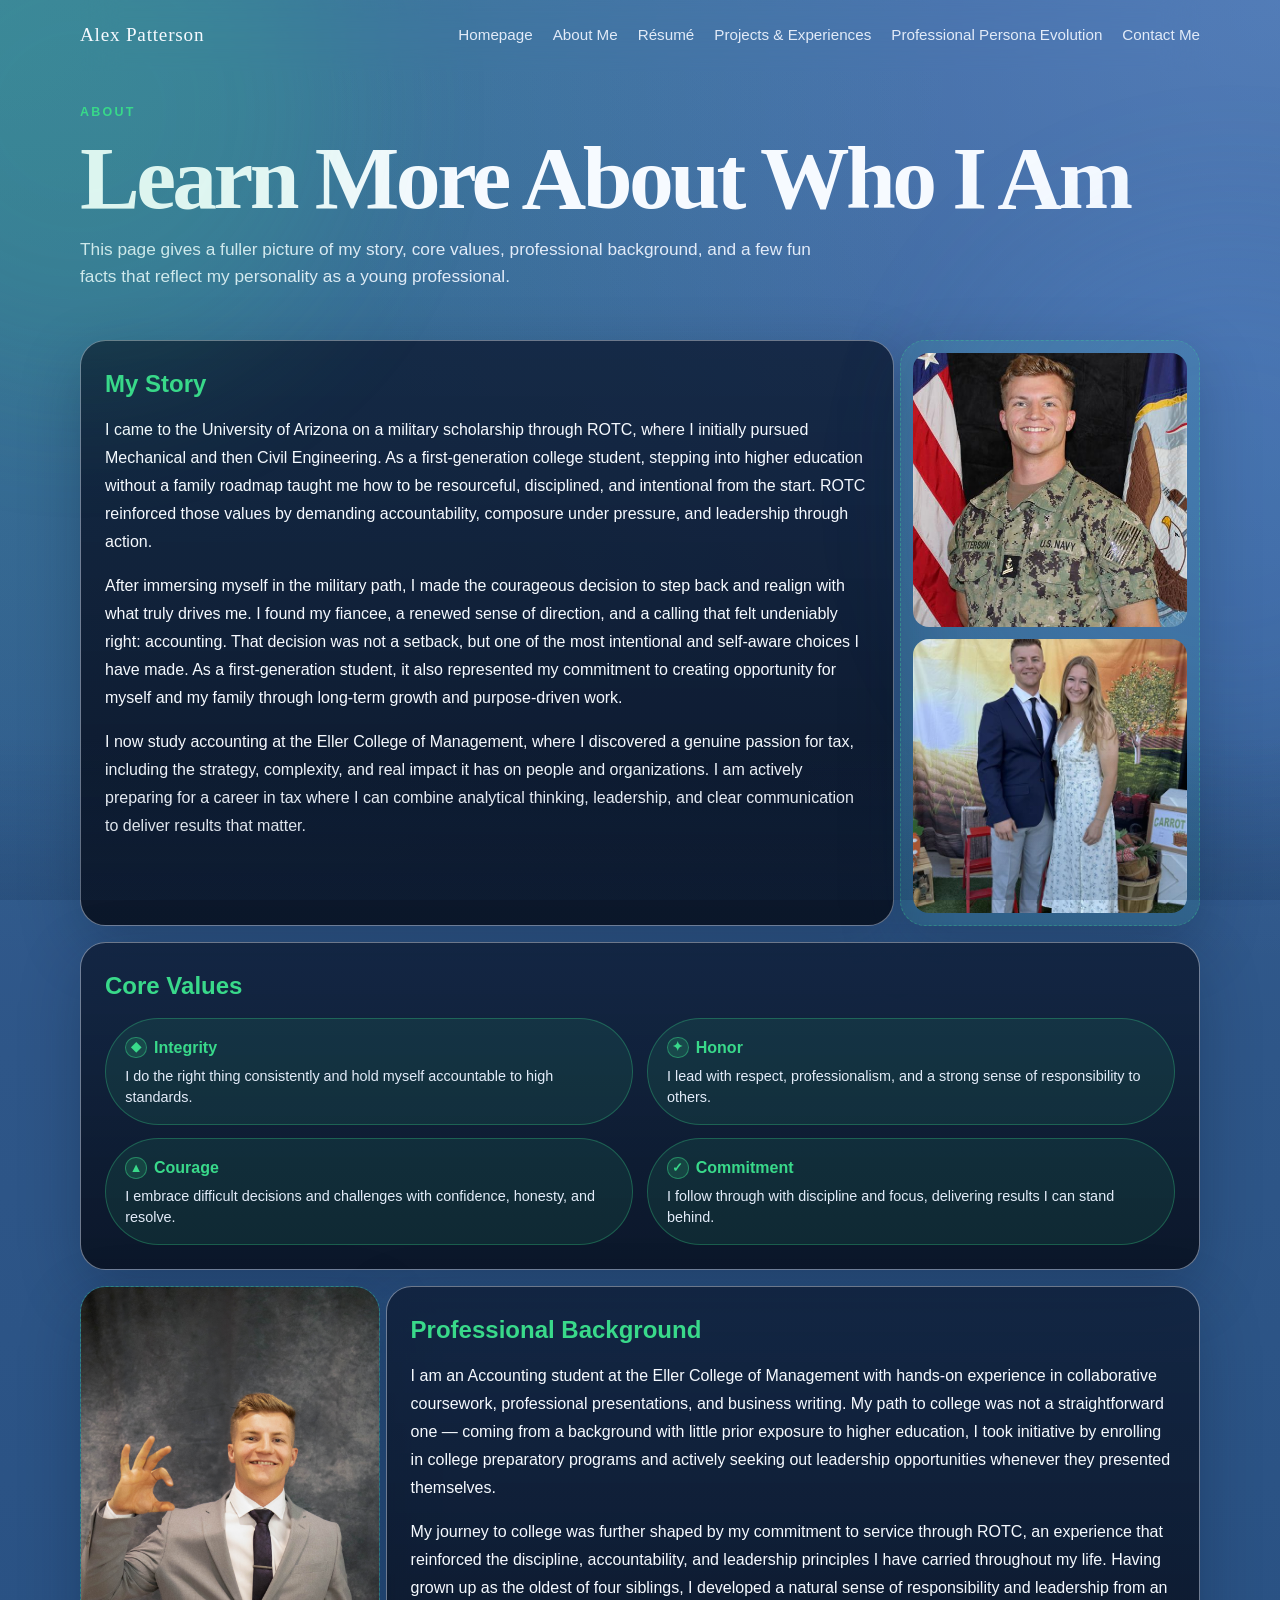
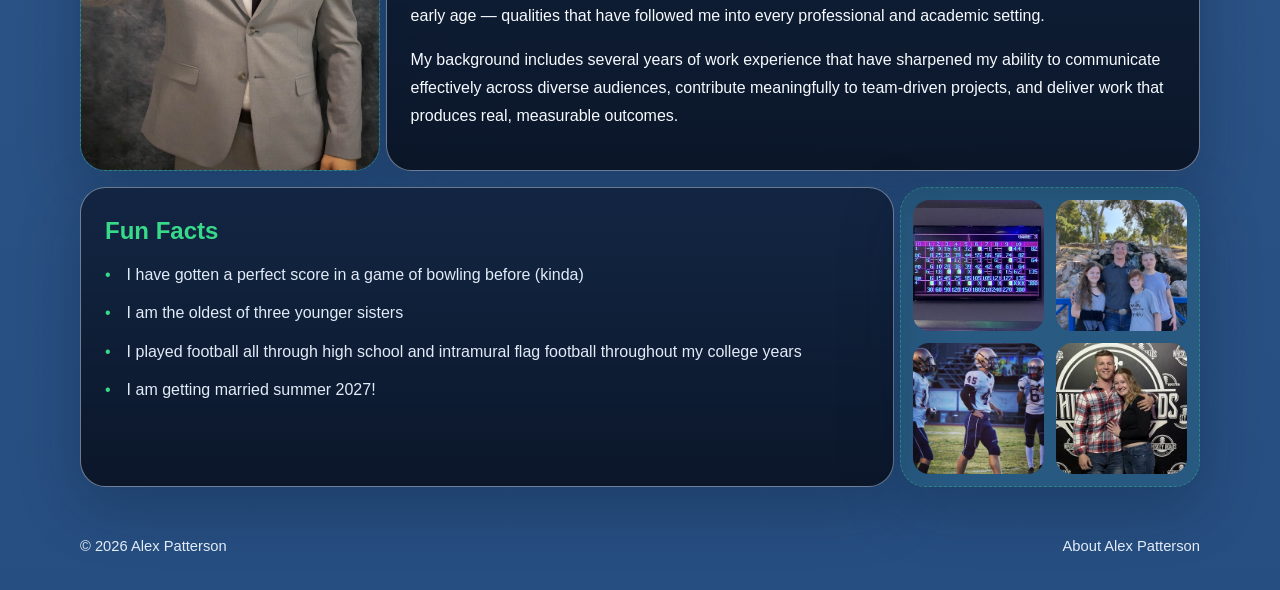
<file: about.html>
<!DOCTYPE html>
<html lang="en">
  <head>
    <meta charset="UTF-8" />
    <meta name="viewport" content="width=device-width, initial-scale=1.0" />
    <meta name="description" content="About Alex Patterson" />
    <title>Learn More About Who I Am</title>
    <link rel="stylesheet" href="./styles.css?v=9" />
  </head>
  <body>
    <div class="bg-orb bg-orb-left"></div>
    <div class="bg-orb bg-orb-right"></div>

    <header class="site-header">
      <a class="brand" href="index.html">Alex Patterson</a>
      <nav class="site-nav" aria-label="Primary">
        <a href="index.html">Homepage</a>
        <a href="about.html">About Me</a>
        <a href="resume.html">Résumé</a>
        <a href="projects.html">Projects & Experiences</a>
        <a href="persona-evolution.html">Professional Persona Evolution</a>
        <a href="index.html#contact">Contact Me</a>
      </nav>
    </header>

    <main class="about-main">
      <section class="about-hero">
        <p class="eyebrow">About</p>
        <h1>Learn More About Who I Am</h1>
        <p class="about-intro">
          This page gives a fuller picture of my story, core values, professional background, and a few fun facts that reflect my personality as a young professional.
        </p>
      </section>

      <section class="about-flow">
        <div class="about-row stagger-right">
          <article class="about-card">
            <h2>My Story</h2>
            <p>
              I came to the University of Arizona on a military scholarship through ROTC, where I initially pursued Mechanical and then Civil Engineering. As a first-generation college student, stepping into higher education without a family roadmap taught me how to be resourceful, disciplined, and intentional from the start. ROTC reinforced those values by demanding accountability, composure under pressure, and leadership through action.
            </p>
            <p>
              After immersing myself in the military path, I made the courageous decision to step back and realign with what truly drives me. I found my fiancee, a renewed sense of direction, and a calling that felt undeniably right: accounting. That decision was not a setback, but one of the most intentional and self-aware choices I have made. As a first-generation student, it also represented my commitment to creating opportunity for myself and my family through long-term growth and purpose-driven work.
            </p>
            <p>
              I now study accounting at the Eller College of Management, where I discovered a genuine passion for tax, including the strategy, complexity, and real impact it has on people and organizations. I am actively preparing for a career in tax where I can combine analytical thinking, leadership, and clear communication to deliver results that matter.
            </p>
          </article>
          <figure class="about-image-slot about-image-diagonal" aria-label="My Story image area">
            <div class="diagonal-pane diagonal-pane-top">
              <img src="images/Alex_ROTC.jpg" alt="Alex in ROTC" />
            </div>
            <div class="diagonal-pane diagonal-pane-bottom">
              <img src="images/Alex_and_Megan.jpg" alt="Alex and Megan" />
            </div>
          </figure>
        </div>

        <div class="about-row about-row-full stagger-right">
          <article class="about-card">
            <h2>Core Values</h2>
            <div class="value-bubbles">
              <article class="value-bubble">
                <h3><span class="value-icon" aria-hidden="true">&#9670;</span>Integrity</h3>
                <p>I do the right thing consistently and hold myself accountable to high standards.</p>
              </article>
              <article class="value-bubble">
                <h3><span class="value-icon" aria-hidden="true">&#10022;</span>Honor</h3>
                <p>I lead with respect, professionalism, and a strong sense of responsibility to others.</p>
              </article>
              <article class="value-bubble">
                <h3><span class="value-icon" aria-hidden="true">&#9650;</span>Courage</h3>
                <p>I embrace difficult decisions and challenges with confidence, honesty, and resolve.</p>
              </article>
              <article class="value-bubble">
                <h3><span class="value-icon" aria-hidden="true">&#10003;</span>Commitment</h3>
                <p>I follow through with discipline and focus, delivering results I can stand behind.</p>
              </article>
            </div>
          </article>
        </div>

        <div class="about-row stagger-right about-row-reverse">
          <figure class="about-image-slot" aria-label="Professional Background image area">
            <img src="images/Alex_Patterson_Headshot_3.jpg" alt="Alex in a professional setting" />
          </figure>
          <article class="about-card">
            <h2>Professional Background</h2>
            <p>
              I am an Accounting student at the Eller College of Management with hands-on experience in collaborative coursework, professional presentations, and business writing. My path to college was not a straightforward one — coming from a background with little prior exposure to higher education, I took initiative by enrolling in college preparatory programs and actively seeking out leadership opportunities whenever they presented themselves. </p>
            <p>
              My journey to college was further shaped by my commitment to service through ROTC, an experience that reinforced the discipline, accountability, and leadership principles I have carried throughout my life. Having grown up as the oldest of four siblings, I developed a natural sense of responsibility and leadership from an early age — qualities that have followed me into every professional and academic setting. </p>
            <p>
              My background includes several years of work experience that have sharpened my ability to communicate effectively across diverse audiences, contribute meaningfully to team-driven projects, and deliver work that produces real, measurable outcomes.
            </p>
          </article>
        </div>

        <div class="about-row stagger-left">
          <article class="about-card">
            <h2>Fun Facts</h2>
            <ul class="about-list">
              <li>I have gotten a perfect score in a game of bowling before (kinda)</li>
              <li>I am the oldest of three younger sisters</li>
              <li>I played football all through high school and intramural flag football throughout my college years</li>
              <li>I am getting married summer 2027!</li>
            </ul>
          </article>
          <figure class="about-image-slot fun-facts-grid" aria-label="Fun Facts image area">
            <div class="fun-fact-tile">
              <img class="fun-fact-bowling" src="images/Bowling_score.jpg" alt="Bowling score" />
            </div>
            <div class="fun-fact-tile">
              <img class="fun-fact-sisters" src="images/Alex_and_sisters.jpg" alt="Alex and his sisters" />
            </div>
            <div class="fun-fact-tile">
              <img class="fun-fact-football" src="images/Alex_footbal.jpg" alt="Alex playing football" />
            </div>
            <div class="fun-fact-tile">
              <img class="fun-fact-engagement" src="images/Alex_and_Megan_engagement2.jpg" alt="Alex and Megan at their engagement" />
            </div>
          </figure>
        </div>
      </section>
    </main>

    <footer class="site-footer">
      <p>© <span id="year"></span> Alex Patterson</p>
      <p>About Alex Patterson</p>
    </footer>

    <script src="./script.js?v=3"></script>
  </body>
</html>
</file>
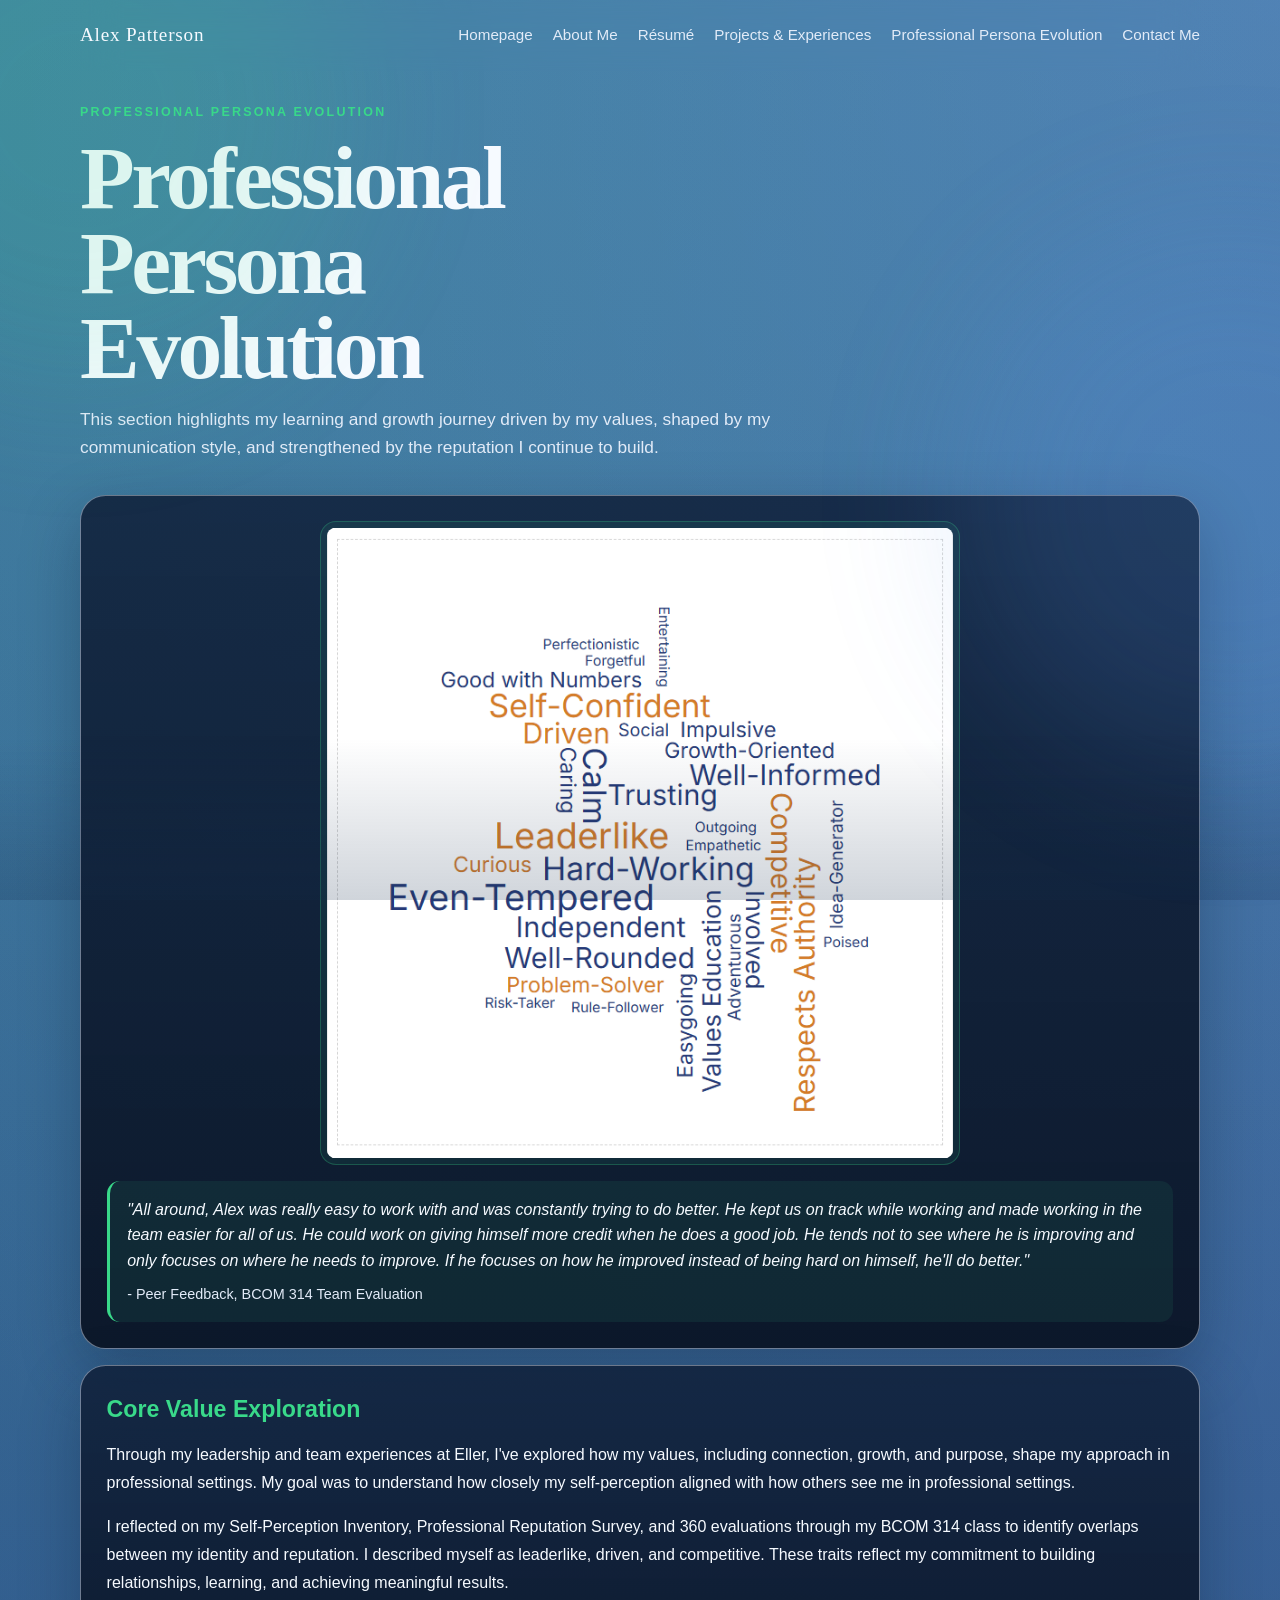
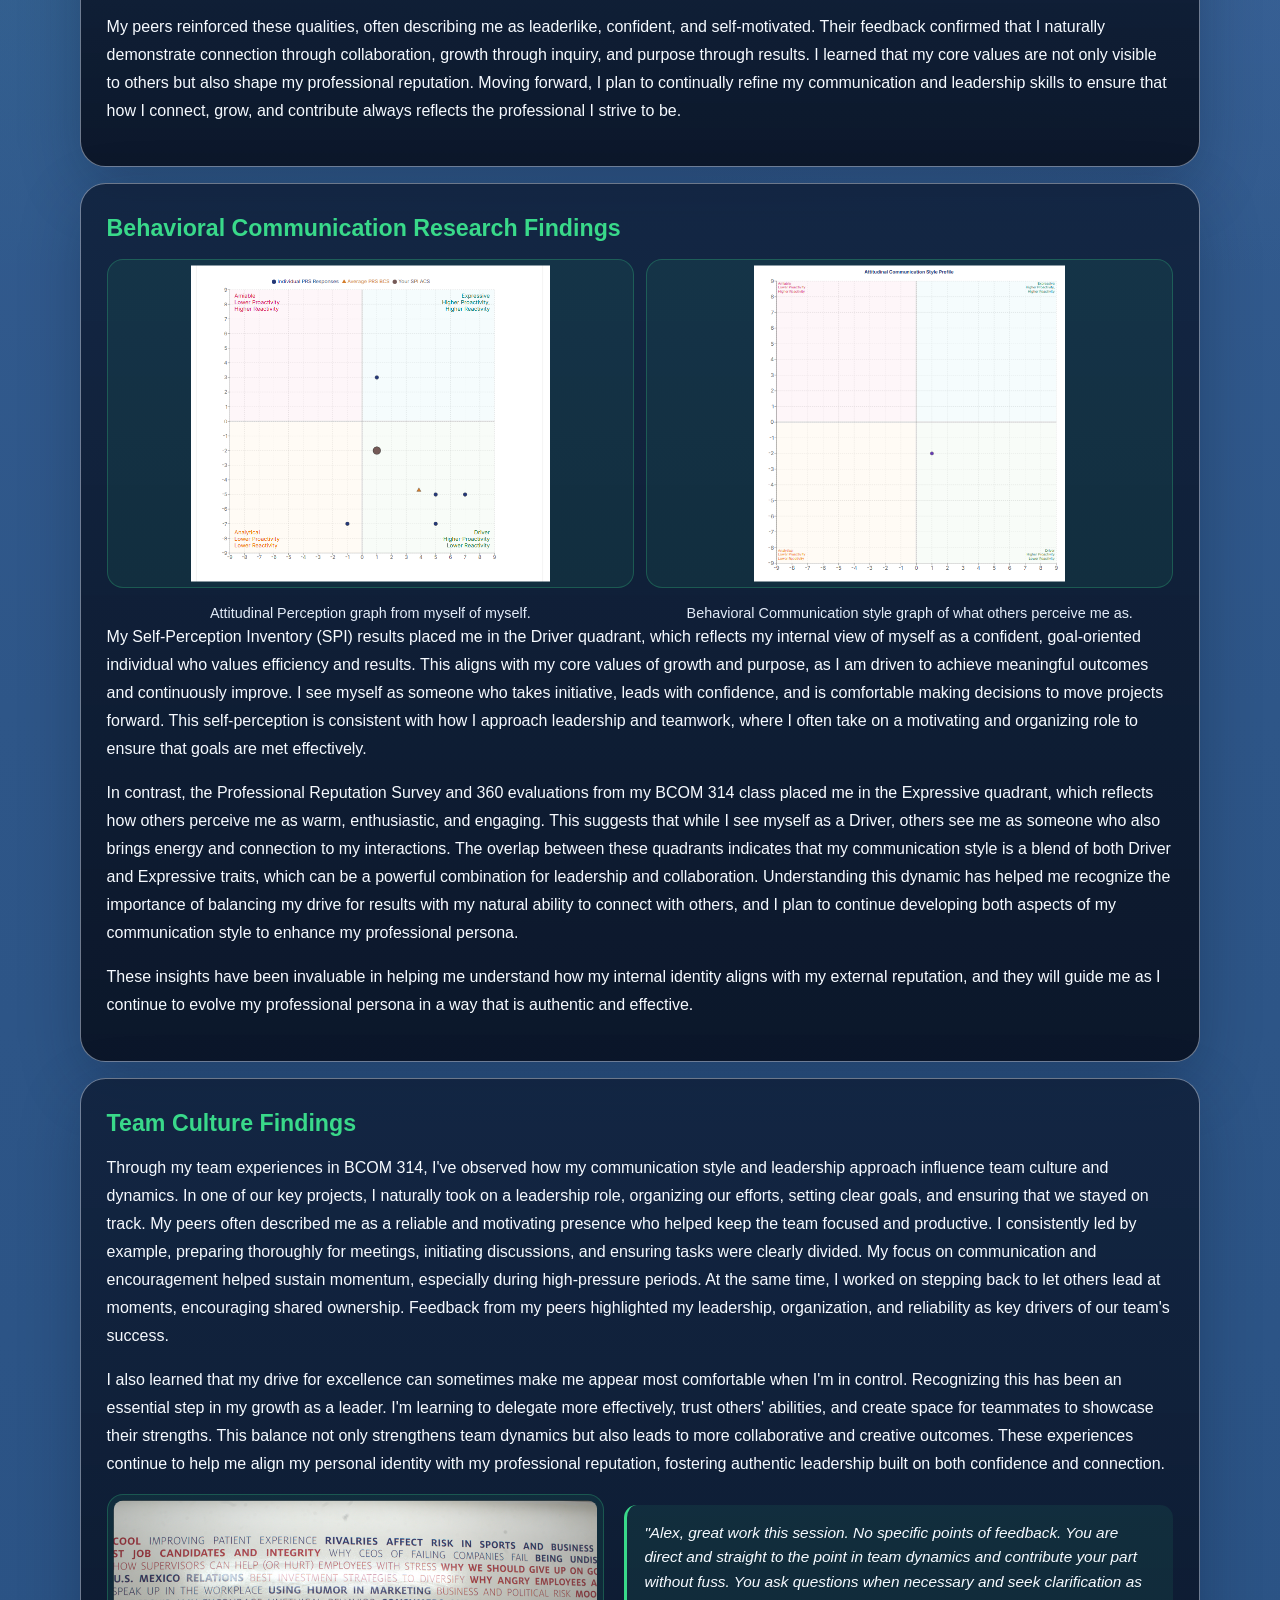
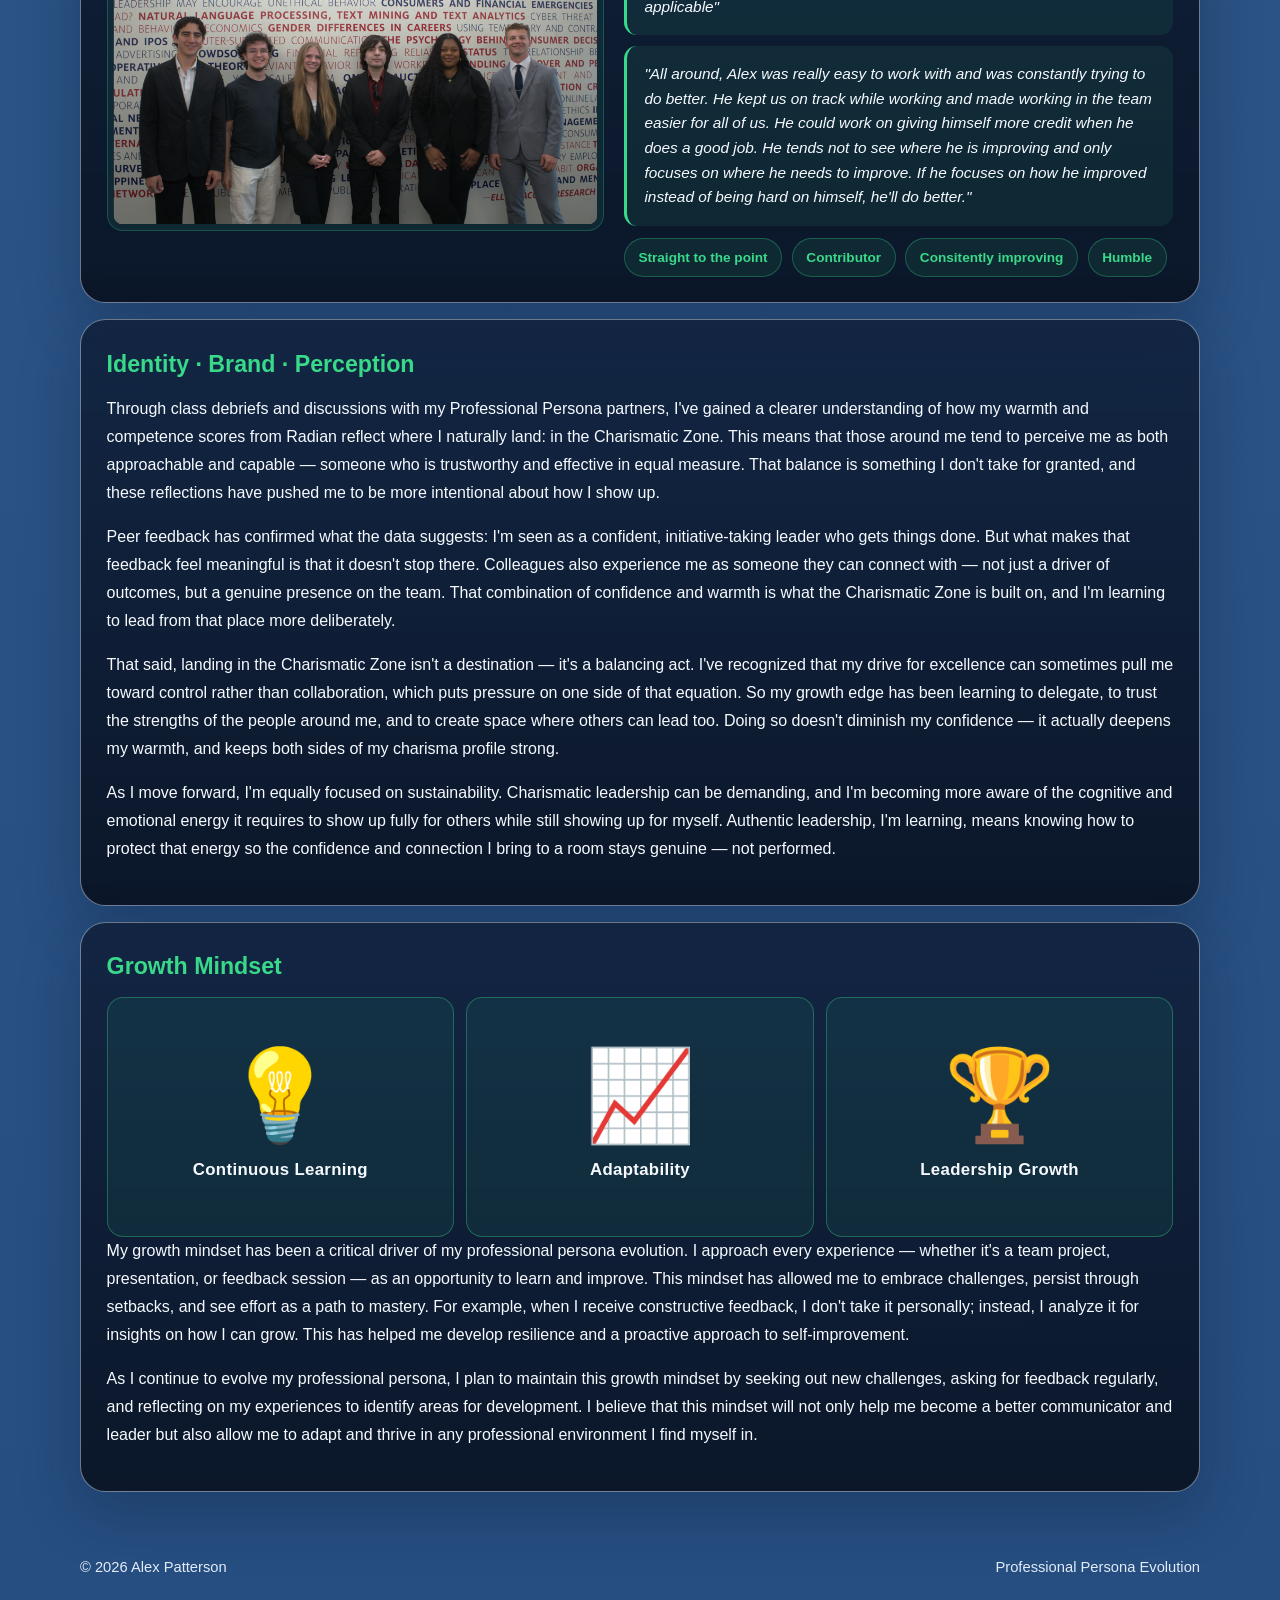
<file: persona-evolution.html>
<!DOCTYPE html>
<html lang="en">
  <head>
    <meta charset="UTF-8" />
    <meta name="viewport" content="width=device-width, initial-scale=1.0" />
    <meta name="description" content="Professional Persona Evolution" />
    <title>Professional Persona Evolution</title>
    <link rel="stylesheet" href="./styles.css?v=9" />
  </head>
  <body>
    <div class="bg-orb bg-orb-left"></div>
    <div class="bg-orb bg-orb-right"></div>

    <header class="site-header">
      <a class="brand" href="index.html">Alex Patterson</a>
      <nav class="site-nav" aria-label="Primary">
        <a href="index.html">Homepage</a>
        <a href="about.html">About Me</a>
        <a href="resume.html">Résumé</a>
        <a href="projects.html">Projects & Experiences</a>
        <a href="persona-evolution.html">Professional Persona Evolution</a>
        <a href="index.html#contact">Contact Me</a>
      </nav>
    </header>

    <main class="evo-main">
      <section class="evo-hero">
        <p class="eyebrow">Professional Persona Evolution</p>
        <h1>Professional Persona Evolution</h1>
        <p class="evo-intro">
          This section highlights my learning and growth journey driven by my values, shaped by my communication style, and strengthened by the reputation I continue to build.
        </p>
      </section>

      <section class="evo-card">
        <img class="evo-centered-image" src="images/persona/Alex_characteristics.png" alt="Alex Patterson's Characteristics" />
        <blockquote class="evo-quote">
          "All around, Alex was really easy to work with and was constantly trying to do better. He kept us on track while working and made working in the team easier for all of us. He could work on giving himself more credit when he does a good job. He tends not to see where he is improving and only focuses on where he needs to improve. If he focuses on how he improved instead of being hard on himself, he'll do better."
          <cite>- Peer Feedback, BCOM 314 Team Evaluation</cite>
        </blockquote>
      </section>

      <section class="evo-card">
        <h2>Core Value Exploration</h2>
        <p>
          Through my leadership and team experiences at Eller, I've explored how my values, including connection, growth, and purpose, shape my approach in professional settings. My goal was to understand how closely my self-perception aligned with how others see me in professional settings.
        </p>
        <p>
          I reflected on my Self-Perception Inventory, Professional Reputation Survey, and 360 evaluations through my BCOM 314 class to identify overlaps between my identity and reputation. I described myself as leaderlike, driven, and competitive. These traits reflect my commitment to building relationships, learning, and achieving meaningful results.
        </p>
        <p>
          My peers reinforced these qualities, often describing me as leaderlike, confident, and self-motivated. Their feedback confirmed that I naturally demonstrate connection through collaboration, growth through inquiry, and purpose through results. I learned that my core values are not only visible to others but also shape my professional reputation. Moving forward, I plan to continually refine my communication and leadership skills to ensure that how I connect, grow, and contribute always reflects the professional I strive to be. 
        </p>
      </section>

      <section class="evo-card">
        <h2>Behavioral Communication Research Findings</h2>
        <div class="evo-image-row">
          <figure class="evo-image-figure">
            <a class="evo-image-link" href="images/persona/Alex_SPI.png" target="_blank" rel="noreferrer" title="View Alex SPI image full size">
              <img src="images/persona/Alex_SPI.png" alt="Alex SPI results" />
            </a>
            <figcaption>Attitudinal Perception graph from myself of myself.</figcaption>
          </figure>
          <figure class="evo-image-figure">
            <a class="evo-image-link" href="images/persona/Alex_communication_style.png" target="_blank" rel="noreferrer" title="View Alex communication style image full size">
              <img src="images/persona/Alex_communication_style.png" alt="Alex communication style" />
            </a>
            <figcaption>Behavioral Communication style graph of what others perceive me as.</figcaption>
          </figure>
        </div>
        <p>
          My Self-Perception Inventory (SPI) results placed me in the Driver quadrant, which reflects my internal view of myself as a confident, goal-oriented individual who values efficiency and results. This aligns with my core values of growth and purpose, as I am driven to achieve meaningful outcomes and continuously improve. I see myself as someone who takes initiative, leads with confidence, and is comfortable making decisions to move projects forward. This self-perception is consistent with how I approach leadership and teamwork, where I often take on a motivating and organizing role to ensure that goals are met effectively.
        </p>
        <p>
          In contrast, the Professional Reputation Survey and 360 evaluations from my BCOM 314 class placed me in the Expressive quadrant, which reflects how others perceive me as warm, enthusiastic, and engaging. This suggests that while I see myself as a Driver, others see me as someone who also brings energy and connection to my interactions. The overlap between these quadrants indicates that my communication style is a blend of both Driver and Expressive traits, which can be a powerful combination for leadership and collaboration. Understanding this dynamic has helped me recognize the importance of balancing my drive for results with my natural ability to connect with others, and I plan to continue developing both aspects of my communication style to enhance my professional persona.
        </p>
        <p>
          These insights have been invaluable in helping me understand how my internal identity aligns with my external reputation, and they will guide me as I continue to evolve my professional persona in a way that is authentic and effective.
        </p>
      </section>

      <section class="evo-card">
        <h2>Team Culture Findings</h2>
        <p>
          Through my team experiences in BCOM 314, I've observed how my communication style and leadership approach influence team culture and dynamics. In one of our key projects, I naturally took on a leadership role, organizing our efforts, setting clear goals, and ensuring that we stayed on track. My peers often described me as a reliable and motivating presence who helped keep the team focused and productive. I consistently led by example, preparing thoroughly for meetings, initiating discussions, and ensuring tasks were clearly divided. My focus on communication and encouragement helped sustain momentum, especially during high-pressure periods. At the same time, I worked on stepping back to let others lead at moments, encouraging shared ownership. Feedback from my peers highlighted my leadership, organization, and reliability as key drivers of our team's success.
        </p>
        <p>
          I also learned that my drive for excellence can sometimes make me appear most comfortable when I'm in control. Recognizing this has been an essential step in my growth as a leader. I'm learning to delegate more effectively, trust others' abilities, and create space for teammates to showcase their strengths. This balance not only strengthens team dynamics but also leads to more collaborative and creative outcomes. These experiences continue to help me align my personal identity with my professional reputation, fostering authentic leadership built on both confidence and connection.
        </p>
        <div class="evo-team-layout">
          <div class="evo-team-media">
            <img class="evo-team-image" src="images/persona/Team_Picture.png" alt="Team Picture" />
          </div>
          <div class="evo-team-quotes">
            <blockquote class="evo-quote small">
              "Alex, great work this session. No specific points of feedback. You are direct and straight to the point in team dynamics and contribute your part without fuss. You ask questions when necessary and seek clarification as applicable"
            </blockquote>
            <blockquote class="evo-quote small">
              "All around, Alex was really easy to work with and was constantly trying to do better. He kept us on track while working and made working in the team easier for all of us. He could work on giving himself more credit when he does a good job. He tends not to see where he is improving and only focuses on where he needs to improve. If he focuses on how he improved instead of being hard on himself, he'll do better."
            </blockquote>
            <div class="evo-tags">
              <span>Straight to the point</span>
              <span>Contributor</span>
              <span>Consitently improving</span>
              <span>Humble</span>
            </div>
          </div>
        </div>
      </section>

      <section class="evo-card">
        <h2>Identity · Brand · Perception</h2>
        <p>
          Through class debriefs and discussions with my Professional Persona partners, I've gained a clearer understanding of how my warmth and competence scores from Radian reflect where I naturally land: in the Charismatic Zone. This means that those around me tend to perceive me as both approachable and capable — someone who is trustworthy and effective in equal measure. That balance is something I don't take for granted, and these reflections have pushed me to be more intentional about how I show up.
        </p>
        <p>
          Peer feedback has confirmed what the data suggests: I'm seen as a confident, initiative-taking leader who gets things done. But what makes that feedback feel meaningful is that it doesn't stop there. Colleagues also experience me as someone they can connect with — not just a driver of outcomes, but a genuine presence on the team. That combination of confidence and warmth is what the Charismatic Zone is built on, and I'm learning to lead from that place more deliberately.
        </p>
        <p>
          That said, landing in the Charismatic Zone isn't a destination — it's a balancing act. I've recognized that my drive for excellence can sometimes pull me toward control rather than collaboration, which puts pressure on one side of that equation. So my growth edge has been learning to delegate, to trust the strengths of the people around me, and to create space where others can lead too. Doing so doesn't diminish my confidence — it actually deepens my warmth, and keeps both sides of my charisma profile strong.
        </p>
        <p>
          As I move forward, I'm equally focused on sustainability. Charismatic leadership can be demanding, and I'm becoming more aware of the cognitive and emotional energy it requires to show up fully for others while still showing up for myself. Authentic leadership, I'm learning, means knowing how to protect that energy so the confidence and connection I bring to a room stays genuine — not performed.
        </p>
      </section>

      <section class="evo-card">
        <h2>Growth Mindset</h2>
        <div class="evo-image-row three">
          <div class="evo-icon-card" aria-label="Continuous learning">
            <span class="evo-icon" aria-hidden="true">&#128161;</span>
            <p class="evo-icon-label">Continuous Learning</p>
          </div>
          <div class="evo-icon-card" aria-label="Adaptability">
            <span class="evo-icon" aria-hidden="true">&#128200;</span>
            <p class="evo-icon-label">Adaptability</p>
          </div>
          <div class="evo-icon-card" aria-label="Leadership growth">
            <span class="evo-icon" aria-hidden="true">&#127942;</span>
            <p class="evo-icon-label">Leadership Growth</p>
          </div>
        </div>
        <p>
          My growth mindset has been a critical driver of my professional persona evolution. I approach every experience — whether it's a team project, presentation, or feedback session — as an opportunity to learn and improve. This mindset has allowed me to embrace challenges, persist through setbacks, and see effort as a path to mastery. For example, when I receive constructive feedback, I don't take it personally; instead, I analyze it for insights on how I can grow. This has helped me develop resilience and a proactive approach to self-improvement.
        </p>
        <p>
          As I continue to evolve my professional persona, I plan to maintain this growth mindset by seeking out new challenges, asking for feedback regularly, and reflecting on my experiences to identify areas for development. I believe that this mindset will not only help me become a better communicator and leader but also allow me to adapt and thrive in any professional environment I find myself in.
        </p>
      </section>
    </main>

    <footer class="site-footer">
      <p>© <span id="year"></span> Alex Patterson</p>
      <p>Professional Persona Evolution</p>
    </footer>

    <script src="./script.js?v=3"></script>
  </body>
</html>
</file>
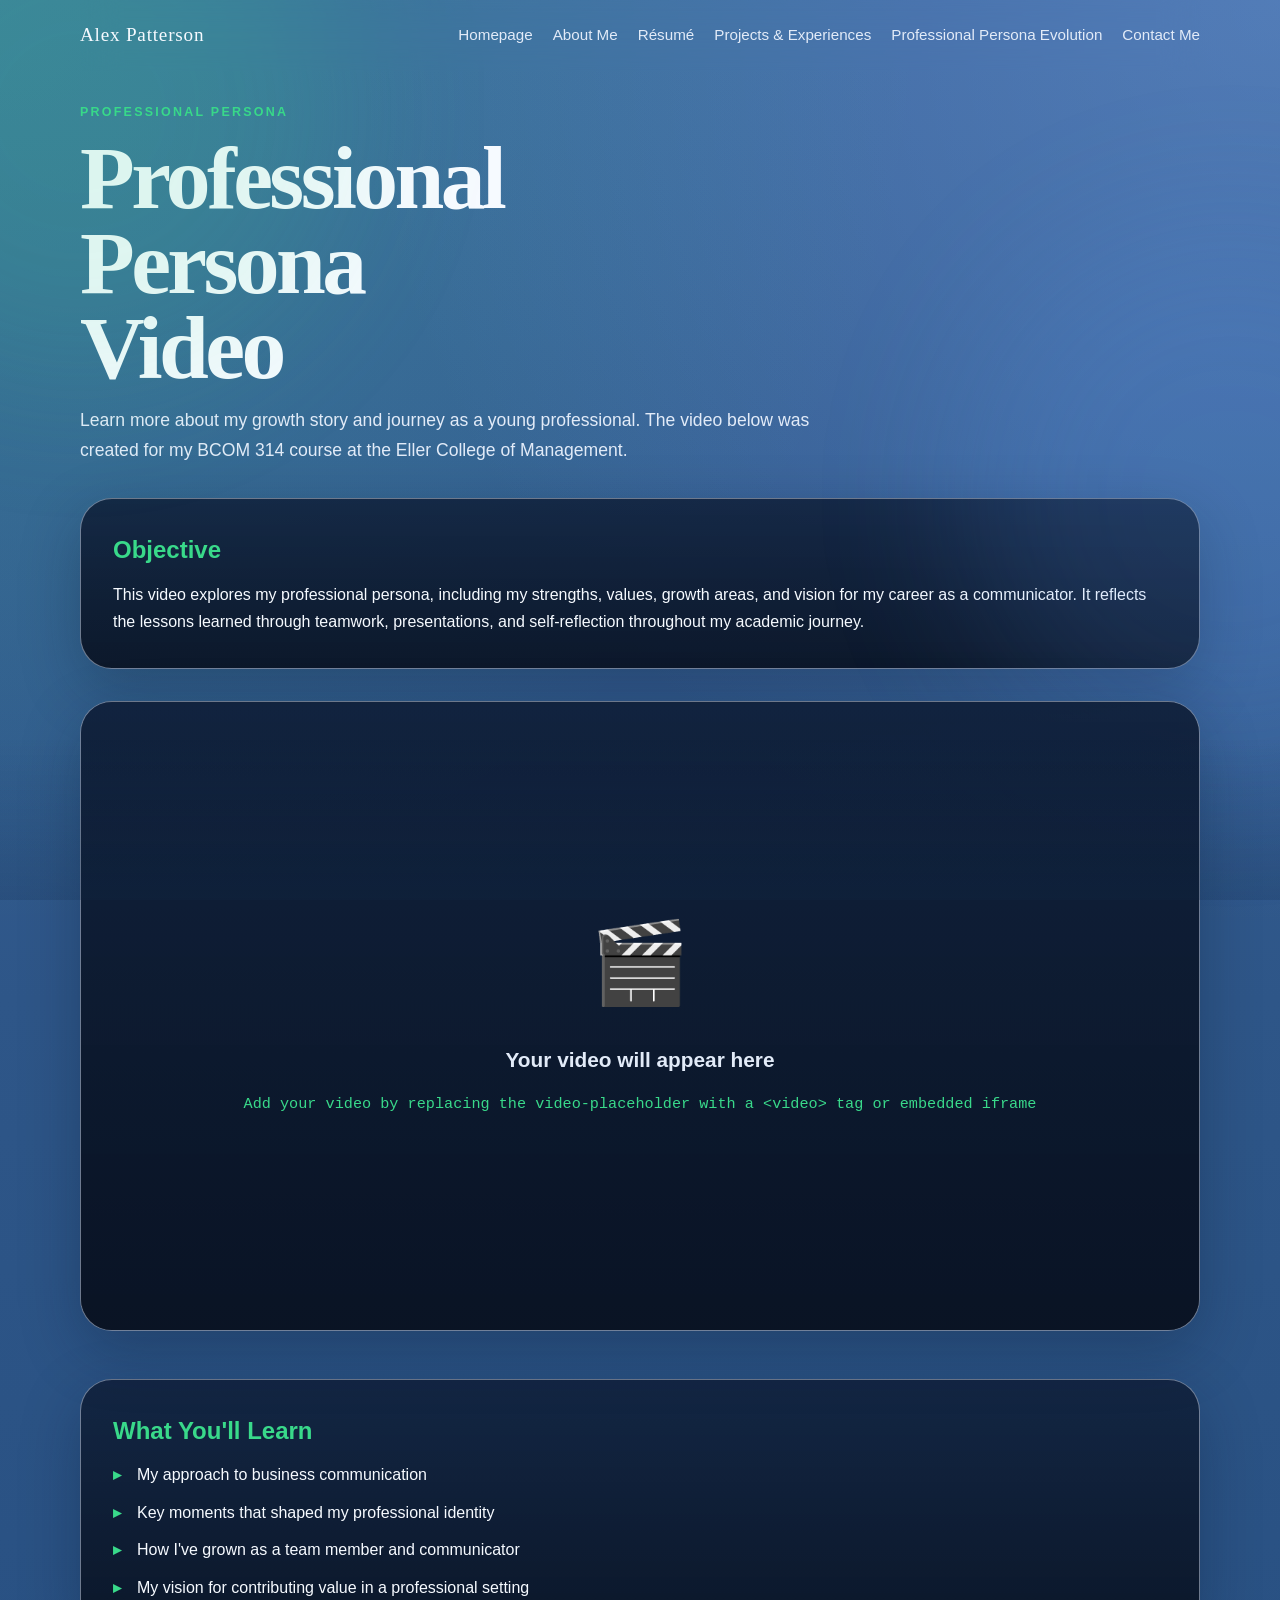
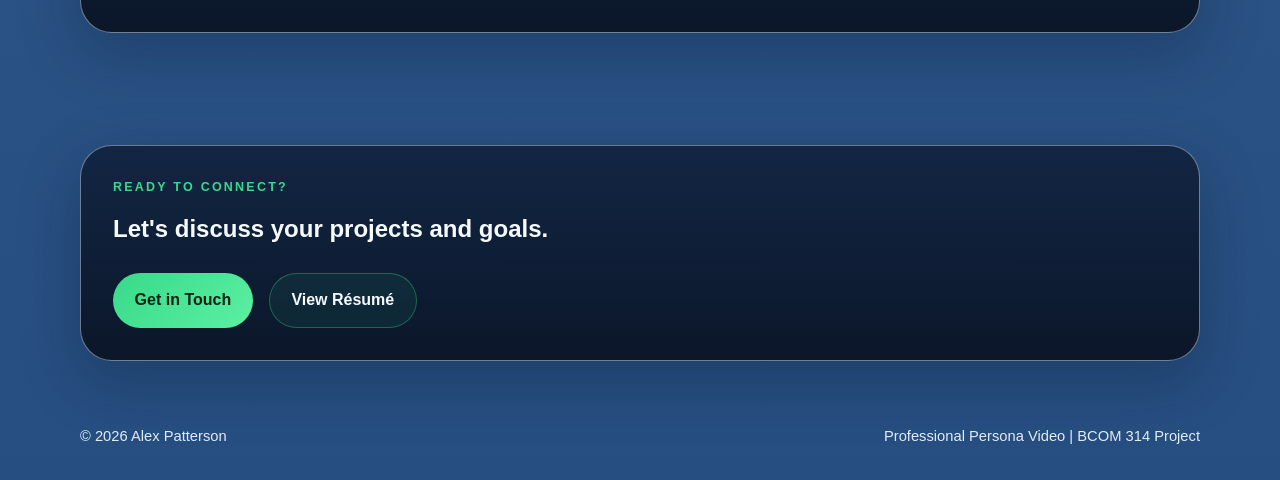
<file: persona-video.html>
<!DOCTYPE html>
<html lang="en">
  <head>
    <meta charset="UTF-8" />
    <meta name="viewport" content="width=device-width, initial-scale=1.0" />
    <meta name="description" content="Alex Patterson Professional Persona Video" />
    <title>Professional Persona Video</title>
    <link rel="stylesheet" href="./styles.css?v=9" />
  </head>
  <body>
    <div class="bg-orb bg-orb-left"></div>
    <div class="bg-orb bg-orb-right"></div>

    <header class="site-header">
      <a class="brand" href="index.html">Alex Patterson</a>
      <nav class="site-nav" aria-label="Primary">
        <a href="index.html">Homepage</a>
        <a href="about.html">About Me</a>
        <a href="resume.html">Résumé</a>
        <a href="projects.html">Projects & Experiences</a>
        <a href="persona-evolution.html">Professional Persona Evolution</a>
        <a href="index.html#contact">Contact Me</a>
      </nav>
    </header>

    <main class="video-main">
      <section class="video-hero">
        <div class="video-header">
          <p class="eyebrow">Professional Persona</p>
          <h1>Professional Persona Video</h1>
          <p class="video-intro">
            Learn more about my growth story and journey as a young professional. The video below was created for my BCOM 314 course at the Eller College of Management.
          </p>
        </div>

        <div class="detail-item">
          <h2>Objective</h2>
          <p>
            This video explores my professional persona, including my strengths, values, growth areas, and vision for my career as a communicator. It reflects the lessons learned through teamwork, presentations, and self-reflection throughout my academic journey.
          </p>
        </div>

        <div class="video-container-section">
          <div class="video-player">
            <div class="video-placeholder">
              <p>🎬</p>
              <p class="video-placeholder-text">Your video will appear here</p>
              <p class="video-instruction">Add your video by replacing the video-placeholder with a &lt;video&gt; tag or embedded iframe</p>
            </div>
            <!-- Example: Use one of these formats -->
            <!-- Local video file: -->
            <!-- <video controls width="100%" height="100%">
              <source src="persona-video.mp4" type="video/mp4">
              Your browser does not support the video tag.
            </video> -->
            
            <!-- YouTube embed (replace VIDEO_ID with your YouTube video ID): -->
            <!-- <iframe width="100%" height="100%" src="https://www.youtube.com/embed/VIDEO_ID" title="Professional Persona Video" frameborder="0" allow="accelerometer; autoplay; clipboard-write; encrypted-media; gyroscope; picture-in-picture" allowfullscreen></iframe> -->
            
            <!-- Vimeo embed (replace VIDEO_ID with your Vimeo video ID): -->
            <!-- <iframe src="https://player.vimeo.com/video/VIDEO_ID" width="100%" height="100%" frameborder="0" allow="autoplay; fullscreen; picture-in-picture" allowfullscreen></iframe> -->
          </div>
        </div>

        <div class="video-details">
          <div class="detail-item">
            <h2>What You'll Learn</h2>
            <ul class="detail-list">
              <li>My approach to business communication</li>
              <li>Key moments that shaped my professional identity</li>
              <li>How I've grown as a team member and communicator</li>
              <li>My vision for contributing value in a professional setting</li>
            </ul>
          </div>
        </div>
      </section>

      <section class="video-cta">
        <div>
          <p class="eyebrow">Ready to Connect?</p>
          <h2>Let's discuss your projects and goals.</h2>
        </div>
        <div class="cta-buttons">
          <a class="button button-primary" href="index.html#contact">Get in Touch</a>
          <a class="button button-secondary" href="resume.html">View Résumé</a>
        </div>
      </section>
    </main>

    <footer class="site-footer">
      <p>© <span id="year"></span> Alex Patterson</p>
      <p>Professional Persona Video | BCOM 314 Project</p>
    </footer>

    <script src="./script.js?v=3"></script>
  </body>
</html>
</file>
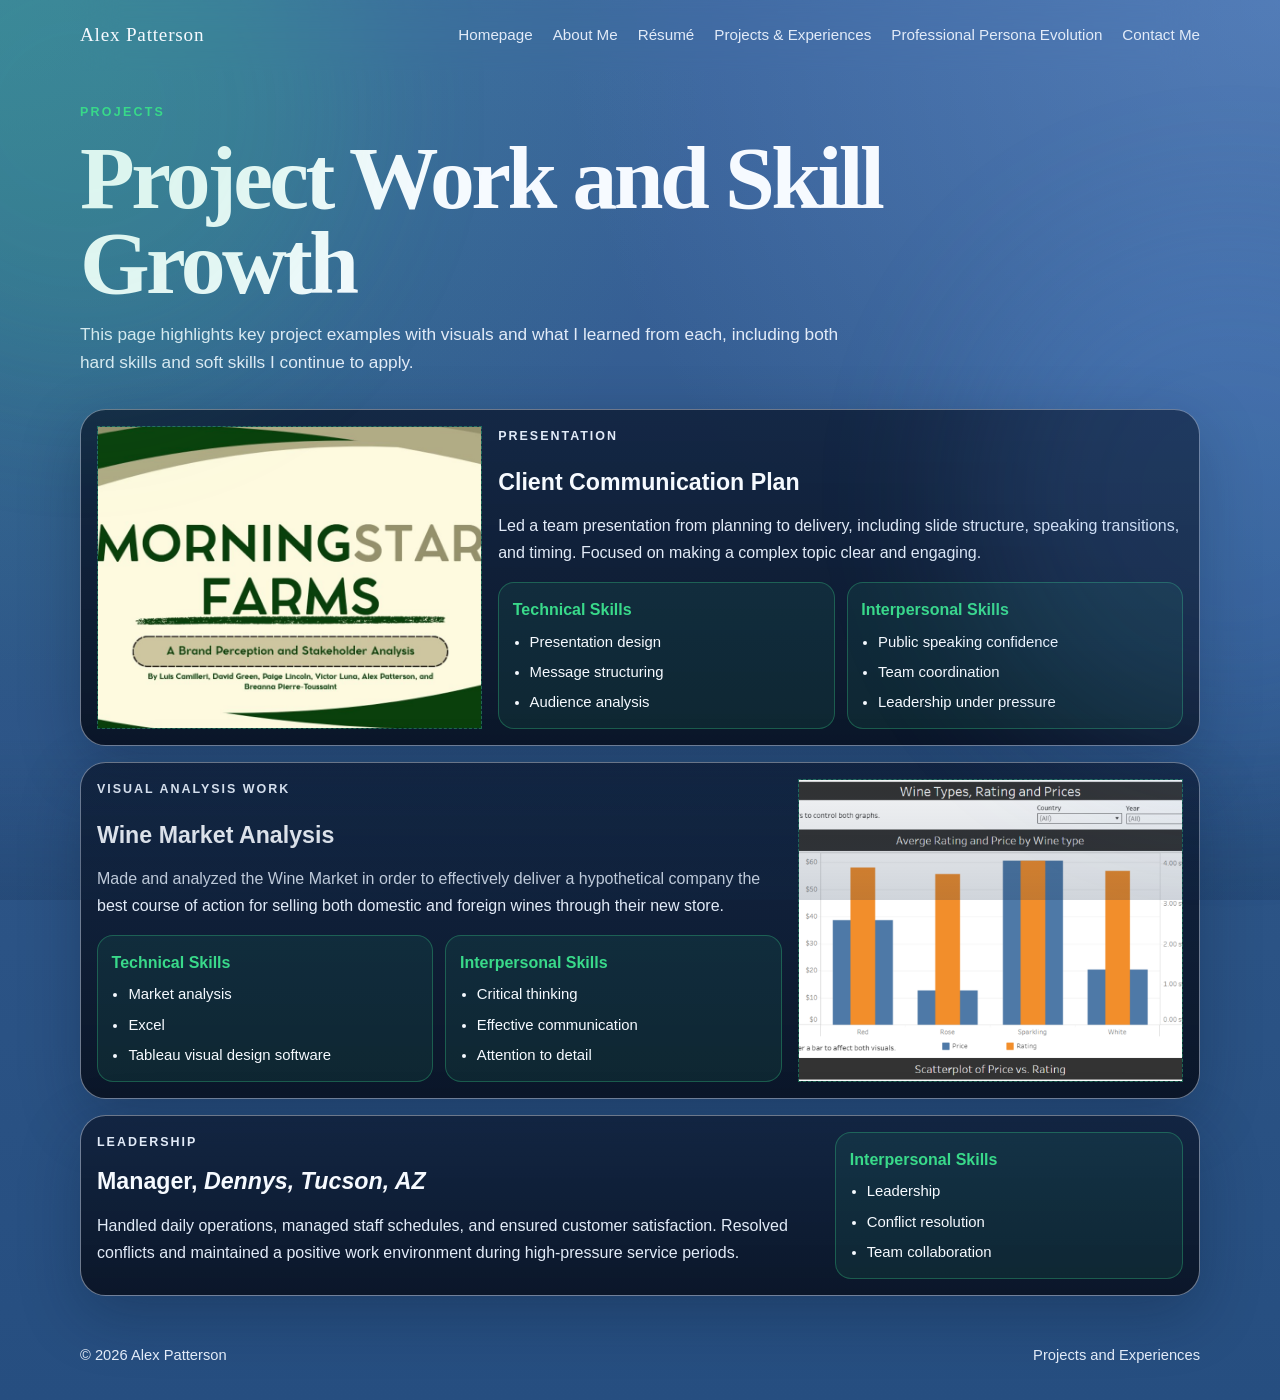
<file: projects.html>
<!DOCTYPE html>
<html lang="en">
  <head>
    <meta charset="UTF-8" />
    <meta name="viewport" content="width=device-width, initial-scale=1.0" />
    <meta name="description" content="Projects and skill highlights" />
    <title>Projects & Experiences | Alex Patterson</title>
    <link rel="stylesheet" href="./styles.css?v=9" />
  </head>
  <body>
    <div class="bg-orb bg-orb-left"></div>
    <div class="bg-orb bg-orb-right"></div>

    <header class="site-header">
      <a class="brand" href="index.html">Alex Patterson</a>
      <nav class="site-nav" aria-label="Primary">
        <a href="index.html">Homepage</a>
        <a href="about.html">About Me</a>
        <a href="resume.html">Résumé</a>
        <a href="projects.html">Projects & Experiences</a>
        <a href="persona-evolution.html">Professional Persona Evolution</a>
        <a href="index.html#contact">Contact Me</a>
      </nav>
    </header>

    <main class="projects-main">
      <section class="projects-hero">
        <p class="eyebrow">Projects</p>
        <h1>Project Work and Skill Growth</h1>
        <p class="projects-intro">
          This page highlights key project examples with visuals and what I learned from each, including both hard skills and soft skills I continue to apply.
        </p>
      </section>

      <section class="projects-list">
        <article class="project-item" id="project-1">
          <div class="project-item-media">
            <div class="project-image-placeholder project-image-fill">
              <img src="images/projects/Screenshot 2026-04-08 214647.png" alt="Presentation image" />
            </div>
          </div>
          <div class="project-item-content">
            <p class="project-tag">Presentation</p>
            <h2>Client Communication Plan</h2>
            <p>
              Led a team presentation from planning to delivery, including slide structure, speaking transitions, and timing. Focused on making a complex topic clear and engaging.
            </p>
            <div class="skills-grid">
              <div class="skill-box">
                <h3>Technical Skills</h3>
                <ul>
                  <li>Presentation design</li>
                  <li>Message structuring</li>
                  <li>Audience analysis</li>
                </ul>
              </div>
              <div class="skill-box">
                <h3>Interpersonal Skills</h3>
                <ul>
                  <li>Public speaking confidence</li>
                  <li>Team coordination</li>
                  <li>Leadership under pressure</li>
                </ul>
              </div>
            </div>
          </div>
        </article>

        <article class="project-item reverse" id="project-2">
          <div class="project-item-content">
            <p class="project-tag">Visual Analysis Work</p>
            <h2>Wine Market Analysis</h2>
            <p>
              Made and analyzed the Wine Market in order to effectively deliver a hypothetical company the best course of action for selling both domestic and foreign wines through their new store.
            </p>
            <div class="skills-grid">
              <div class="skill-box">
                <h3>Technical Skills</h3>
                <ul>
                  <li>Market analysis</li>
                  <li>Excel</li>
                  <li>Tableau visual design software</li>
                </ul>
              </div>
              <div class="skill-box">
                <h3>Interpersonal Skills</h3>
                <ul>
                  <li>Critical thinking</li>
                  <li>Effective communication</li>
                  <li>Attention to detail</li>
                </ul>
              </div>
            </div>
          </div>
          <div class="project-item-media">
            <div class="project-image-placeholder project-image-fill">
              <img class="project-image1" src="images/projects/Wine_Market_Analysis.png" alt="Example of a wine market analysis visual created in Tableau" />
            </div>
          </div>
        </article>

        <article class="project-item project-item-text-only" id="project-3">
          <div class="project-item-content">
            <div class="project-3-layout">
              <div class="project-3-text">
                <p class="project-tag">Leadership</p>
                <h2>Manager, <em>Dennys, Tucson, AZ</em></h2>
                <p>
                  Handled daily operations, managed staff schedules, and ensured customer satisfaction. Resolved conflicts and maintained a positive work environment during high-pressure service periods.
                </p>
              </div>
              <div class="skill-box">
                <h3>Interpersonal Skills</h3>
                <ul>
                  <li>Leadership</li>
                  <li>Conflict resolution</li>
                  <li>Team collaboration</li>
                </ul>
              </div>
            </div>
          </div>
        </article>
      </section>
    </main>

    <footer class="site-footer">
      <p>© <span id="year"></span> Alex Patterson</p>
      <p>Projects and Experiences</p>
    </footer>

    <script src="./script.js?v=3"></script>
  </body>
</html>
</file>
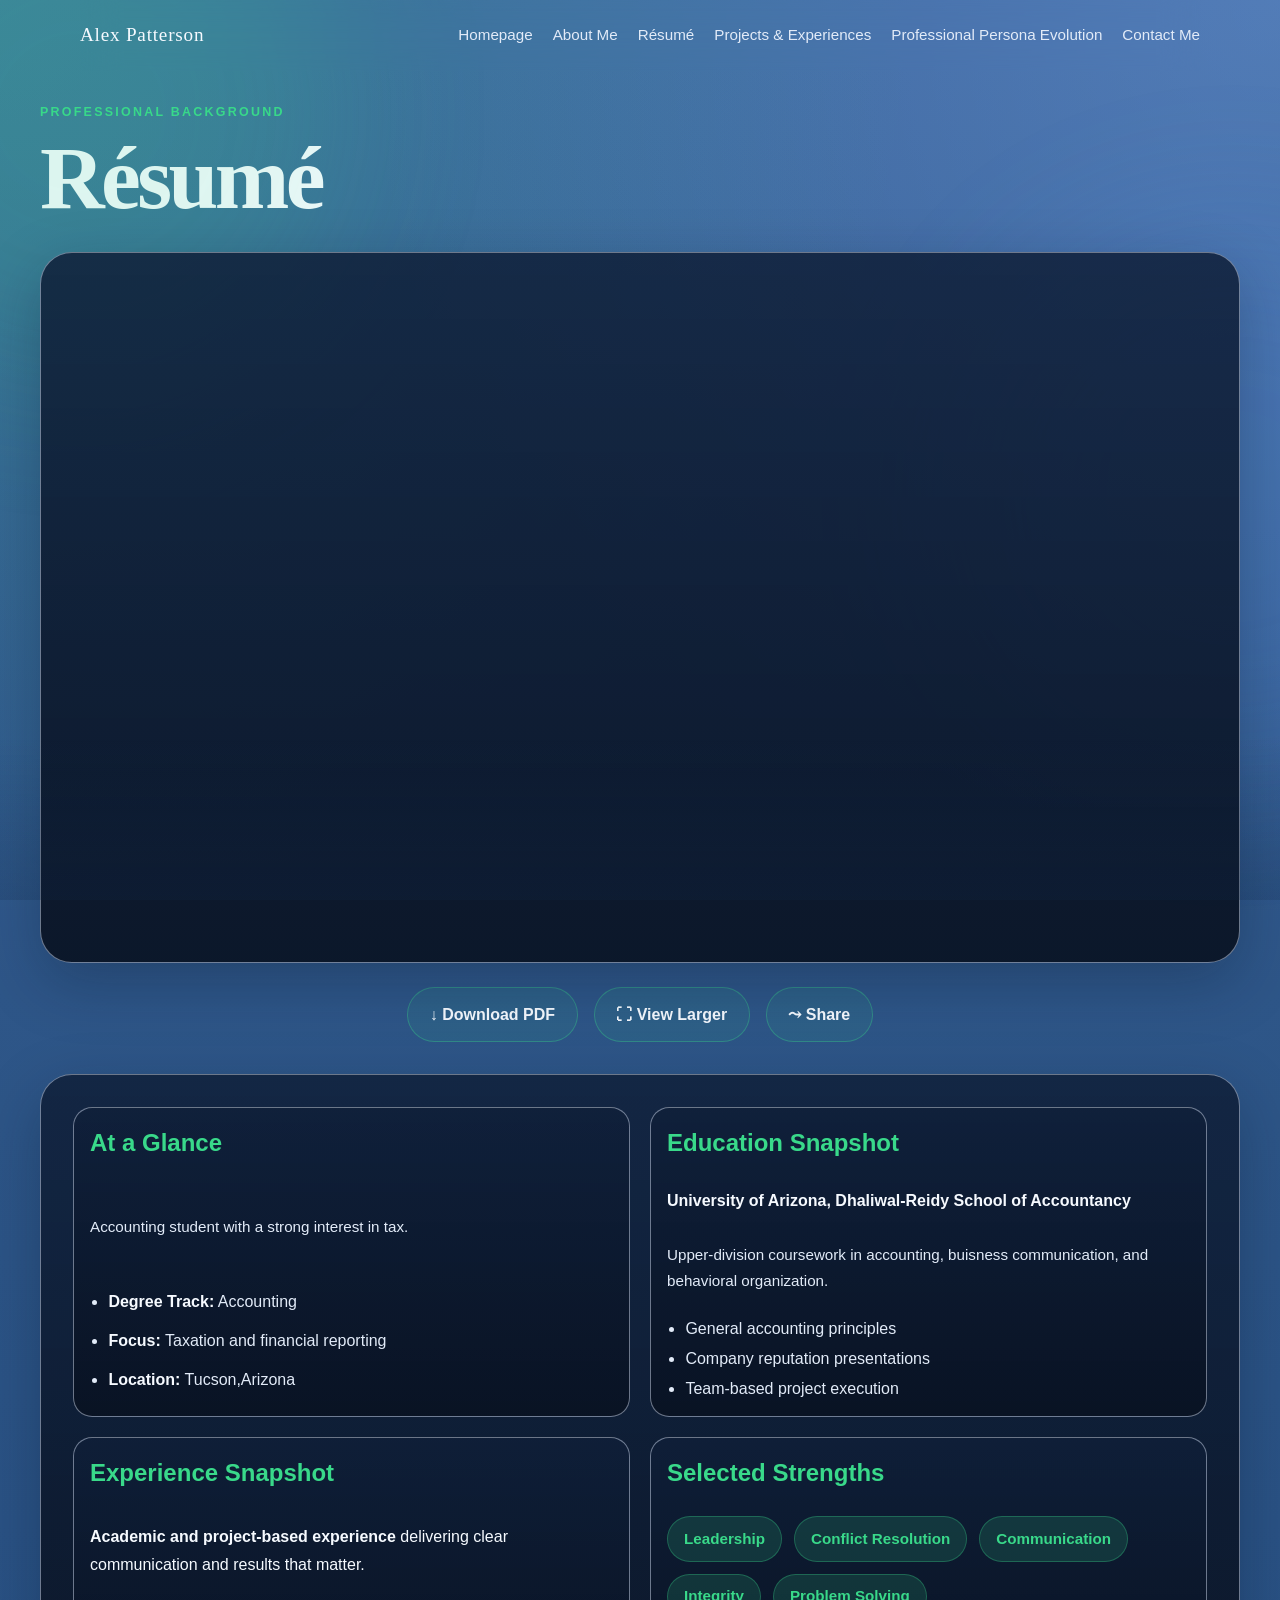
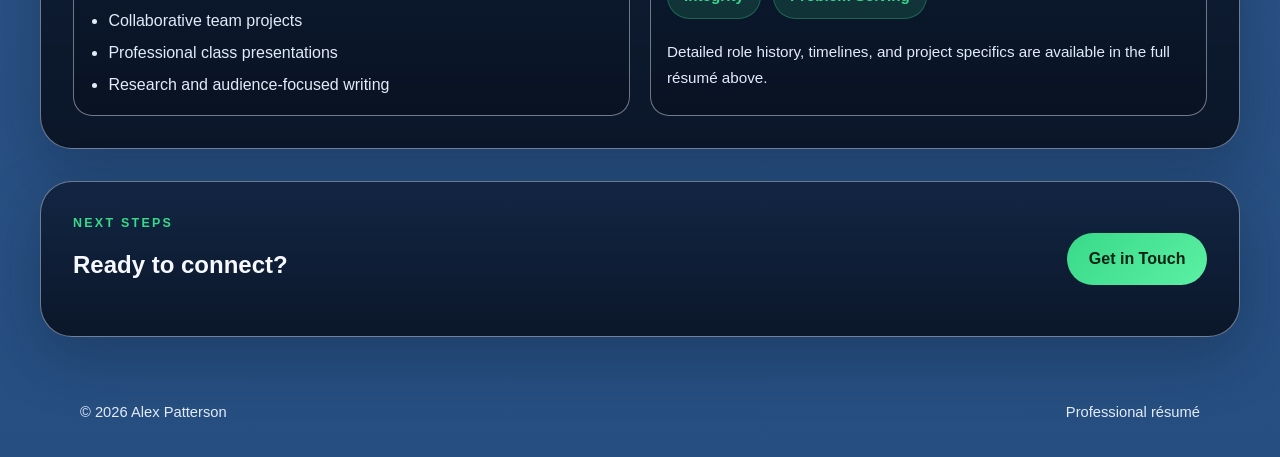
<file: resume.html>
<!DOCTYPE html>
<html lang="en">
  <head>
    <meta charset="UTF-8" />
    <meta name="viewport" content="width=device-width, initial-scale=1.0" />
    <meta name="description" content="Alex Patterson résumé" />
    <title>Résumé | Alex Patterson</title>
    <link rel="stylesheet" href="./styles.css?v=9" />
  </head>
  <body class="resume-page">
    <div class="bg-orb bg-orb-left"></div>
    <div class="bg-orb bg-orb-right"></div>

    <header class="site-header">
      <a class="brand" href="index.html">Alex Patterson</a>
      <nav class="site-nav" aria-label="Primary">
        <a href="index.html">Homepage</a>
        <a href="about.html">About Me</a>
        <a href="resume.html">Résumé</a>
        <a href="projects.html">Projects & Experiences</a>
        <a href="persona-evolution.html">Professional Persona Evolution</a>
        <a href="index.html#contact">Contact Me</a>
      </nav>
    </header>

    <main class="resume-main">
      <section class="resume-hero">
        <div class="resume-header">
          <p class="eyebrow">Professional Background</p>
          <h1>Résumé</h1>
        </div>

        <div class="pdf-viewer-section">
          <div class="pdf-container">
            <iframe
              id="pdfViewer"
              class="pdf-iframe"
              src="Alexander Patterson Resume 4_08_26.pdf#toolbar=0&navpanes=0&scrollbar=1"
              title="Alex Patterson Résumé PDF"
              loading="lazy"
            ></iframe>
          </div>

          <div class="pdf-controls">
            <a
              class="button button-secondary"
              href="Alexander Patterson Resume 4_08_26.pdf"
              download="Alex-Patterson-Resume.pdf"
              title="Download résumé PDF"
            >
              ↓ Download PDF
            </a>
            <a
              class="button button-secondary"
              href="Alexander Patterson Resume 4_08_26.pdf"
              target="_blank"
              rel="noreferrer"
              title="Open résumé in a larger view"
            >
              ⛶ View Larger
            </a>
            <a
              class="button button-secondary"
              href="mailto:?subject=Alex Patterson Résumé"
              title="Share via email"
            >
              ⤳ Share
            </a>
          </div>
        </div>
      </section>

      <section class="resume-overview">
        <div class="overview-content">
          <div class="overview-item">
            <h2>At a Glance</h2>
            <p class="muted-text">Accounting student with a strong interest in tax.</p>
            <ul class="quick-list">
              <li><strong>Degree Track:</strong> Accounting</li>
              <li><strong>Focus:</strong> Taxation and financial reporting</li>
              <li><strong>Location:</strong> Tucson,Arizona</li>
            </ul>
          </div>

          <div class="overview-item">
            <h2>Education Snapshot</h2>
            <p><strong>University of Arizona, Dhaliwal-Reidy School of Accountancy</strong></p>
            <p class="muted-text">Upper-division coursework in accounting, buisness communication, and behavioral organization.</p>
            <ul class="quick-list">
              <li>General accounting principles</li>
              <li>Company reputation presentations</li>
              <li>Team-based project execution</li>
            </ul>
          </div>

          <div class="overview-item">
            <h2>Experience Snapshot</h2>
            <p><strong>Academic and project-based experience</strong> delivering clear communication and results that matter.</p>
            <ul class="quick-list">
              <li>Collaborative team projects</li>
              <li>Professional class presentations</li>
              <li>Research and audience-focused writing</li>
            </ul>
          </div>

          <div class="overview-item">
            <h2>Selected Strengths</h2>
            <div class="strengths-grid">
              <span class="strength-badge">Leadership</span>
              <span class="strength-badge">Conflict Resolution</span>
              <span class="strength-badge">Communication</span>
              <span class="strength-badge">Integrity</span>
              <span class="strength-badge">Problem Solving</span>
            </div>
            <p class="muted-text">Detailed role history, timelines, and project specifics are available in the full résumé above.</p>
          </div>
        </div>
      </section>

      <section class="resume-cta">
        <div>
          <p class="eyebrow">Next Steps</p>
          <h2>Ready to connect?</h2>
        </div>
        <a class="button button-primary" href="index.html#contact">Get in Touch</a>
      </section>
    </main>

    <footer class="site-footer">
      <p>© <span id="year"></span> Alex Patterson</p>
      <p>Professional résumé</p>
    </footer>

    <script src="./script.js?v=3"></script>
  </body>
</html>
</file>
<file: styles.css>
:root {
  --bg: #2e5688;
  --bg-soft: #3f6ea8;
  --surface: rgba(72, 108, 158, 0.74);
  --surface-strong: #4f7db7;
  --text: #f6faff;
  --muted: #e2ebf8;
  --line: rgba(224, 236, 255, 0.46);
  --accent: #39d98a;
  --accent-strong: #1fa96b;
  --shadow: 0 20px 60px rgba(8, 22, 44, 0.28);
}

* {
  box-sizing: border-box;
}

html {
  scroll-behavior: smooth;
}

body {
  margin: 0;
  min-height: 100vh;
  background:
    radial-gradient(circle at top left, rgba(57, 217, 138, 0.2), transparent 38%),
    radial-gradient(circle at top right, rgba(143, 186, 255, 0.26), transparent 38%),
    linear-gradient(180deg, #3d679f 0%, var(--bg) 48%, #264e80 100%);
  color: var(--text);
  font-family: "Segoe UI Variable", "Segoe UI", "Trebuchet MS", sans-serif;
  line-height: 1.6;
  overflow-x: hidden;
}

body::before {
  content: "";
  position: fixed;
  inset: 0;
  background-image: linear-gradient(rgba(255, 255, 255, 0.03) 1px, transparent 1px),
    linear-gradient(90deg, rgba(255, 255, 255, 0.03) 1px, transparent 1px);
  background-size: 56px 56px;
  mask-image: linear-gradient(180deg, rgba(0, 0, 0, 0.7), transparent 85%);
  pointer-events: none;
  opacity: 0.28;
}

body::after {
  content: "";
  position: fixed;
  inset: auto 0 0 0;
  height: 18vh;
  background: linear-gradient(180deg, transparent, rgba(19, 43, 74, 0.2));
  pointer-events: none;
}

.bg-orb {
  position: fixed;
  width: 34rem;
  aspect-ratio: 1;
  border-radius: 50%;
  filter: blur(80px);
  opacity: 0.38;
  pointer-events: none;
}

.bg-orb-left {
  top: -10rem;
  left: -12rem;
  background: rgba(57, 217, 138, 0.35);
}

.bg-orb-right {
  top: 14rem;
  right: -14rem;
  background: rgba(92, 151, 236, 0.42);
}

.site-header,
.hero,
.hero-intro,
.hero-showcase,
.section,
.site-footer {
  width: min(1120px, calc(100% - 2rem));
  margin: 0 auto;
}

.site-header {
  position: sticky;
  top: 0;
  z-index: 20;
  display: flex;
  align-items: center;
  justify-content: space-between;
  gap: 1rem;
  padding: 1.25rem 0;
  backdrop-filter: blur(18px);
}

.brand {
  color: var(--text);
  text-decoration: none;
  font-family: "Georgia", "Times New Roman", serif;
  font-size: 1.2rem;
  letter-spacing: 0.04em;
}

.site-nav {
  display: flex;
  gap: 1.25rem;
  flex-wrap: wrap;
}

.site-nav a {
  color: var(--muted);
  text-decoration: none;
  font-size: 0.95rem;
}

.site-nav a:hover,
.site-nav a:focus-visible {
  color: var(--accent);
}

.hero {
  display: grid;
  grid-template-columns: minmax(0, 1.4fr) minmax(280px, 0.85fr);
  gap: 1.5rem;
  align-items: stretch;
  padding: 4rem 0 2rem;
}

.hero-copy,
.hero-card,
.project-card,
.contact-section {
  background: linear-gradient(180deg, rgba(15, 31, 57, 0.86), rgba(9, 18, 34, 0.92));
  border: 1px solid var(--line);
  box-shadow: var(--shadow);
  backdrop-filter: blur(14px);
}

.hero-copy {
  border-radius: 2rem;
  padding: clamp(1.5rem, 3vw, 3rem);
}

.eyebrow {
  margin: 0 0 0.75rem;
  color: var(--accent);
  text-transform: uppercase;
  letter-spacing: 0.18em;
  font-size: 0.78rem;
  font-weight: 700;
}

h1,
h2,
h3,
p {
  margin-top: 0;
}

h1 {
  max-width: 11ch;
  font-family: "Georgia", "Times New Roman", serif;
  font-size: clamp(3rem, 7vw, 5.8rem);
  line-height: 0.95;
  letter-spacing: -0.04em;
  margin-bottom: 1rem;
}

.lede {
  max-width: 62ch;
  color: var(--muted);
  font-size: 1.06rem;
  margin-bottom: 1.5rem;
}

.hero-actions {
  display: flex;
  gap: 1rem;
  flex-wrap: wrap;
  margin-bottom: 2rem;
}

.button {
  display: inline-flex;
  align-items: center;
  justify-content: center;
  min-height: 3.1rem;
  padding: 0.85rem 1.35rem;
  border-radius: 999px;
  text-decoration: none;
  font-weight: 700;
  transition: transform 160ms ease, border-color 160ms ease, background-color 160ms ease, color 160ms ease;
}

.button:hover,
.button:focus-visible {
  transform: translateY(-2px);
}

.button-primary {
  background: linear-gradient(135deg, var(--accent), #5cf0a3);
  color: #032314;
}

.button-primary:hover,
.button-primary:focus-visible {
  background: linear-gradient(135deg, #5cf0a3, #8af5b8);
}

.button-secondary {
  border: 1px solid rgba(57, 217, 138, 0.35);
  background: rgba(57, 217, 138, 0.08);
  color: var(--text);
}

.hero-metrics {
  display: grid;
  grid-template-columns: repeat(3, minmax(0, 1fr));
  gap: 1rem;
}

.hero-metrics div {
  padding: 1rem;
  border: 1px solid var(--line);
  border-radius: 1.25rem;
  background: rgba(7, 17, 31, 0.55);
}

.hero-metrics strong {
  display: block;
  font-size: 1.4rem;
  color: var(--accent);
  margin-bottom: 0.2rem;
}

.hero-metrics span {
  color: var(--muted);
  font-size: 0.92rem;
}

.hero-card {
  border-radius: 2rem;
  padding: clamp(1.25rem, 2.5vw, 2rem);
  display: grid;
  align-content: start;
  gap: 1rem;
}

.profile-badge {
  width: 4.4rem;
  aspect-ratio: 1;
  display: grid;
  place-items: center;
  border-radius: 1.3rem;
  background: linear-gradient(135deg, var(--accent), rgba(57, 217, 138, 0.25));
  color: #04160d;
  font-weight: 800;
  font-size: 1.4rem;
}

.profile-list {
  list-style: none;
  padding: 0;
  margin: 0;
  display: grid;
  gap: 0.75rem;
}

.profile-list li {
  padding-left: 1.15rem;
  position: relative;
  color: var(--muted);
}

.profile-list li::before {
  content: "";
  position: absolute;
  left: 0;
  top: 0.65rem;
  width: 0.45rem;
  height: 0.45rem;
  border-radius: 50%;
  background: var(--accent);
}

/* New Homepage Sections */
.hero-intro {
  text-align: center;
  padding: 3rem 0;
  border-bottom: 1px solid var(--line);
  margin-bottom: 3rem;
}

.hero-name {
  font-family: "Georgia", "Times New Roman", serif;
  font-size: clamp(3.5rem, 10vw, 8rem);
  max-width: none;
  margin-bottom: 0.5rem;
  line-height: 0.9;
  letter-spacing: -0.02em;
}

.hero-tagline {
  color: var(--accent);
  font-size: 1.3rem;
  font-weight: 600;
  letter-spacing: 0.05em;
  margin: 0;
}

.hero-showcase {
  display: grid;
  grid-template-columns: minmax(250px, 1fr) minmax(0, 1.5fr);
  gap: 3rem;
  align-items: start;
  margin-bottom: 4rem;
}

.headshot-container {
  aspect-ratio: 3 / 4;
  border-radius: 2rem;
  overflow: hidden;
  background: linear-gradient(180deg, rgba(15, 31, 57, 0.86), rgba(9, 18, 34, 0.92));
  border: 1px solid var(--line);
  box-shadow: var(--shadow);
  display: flex;
  align-items: center;
  justify-content: center;
}

.headshot-container img {
  width: 100%;
  height: 100%;
  object-fit: cover;
  display: block;
}

.headshot-placeholder {
  display: flex;
  flex-direction: column;
  align-items: center;
  justify-content: center;
  width: 100%;
  height: 100%;
  color: var(--muted);
  text-align: center;
  padding: 2rem;
}

.headshot-placeholder p:first-child {
  font-size: 4rem;
  margin: 0;
}

.headshot-text {
  margin: 1rem 0 0 !important;
  font-size: 0.95rem;
}

.overview-content {
  display: grid;
  gap: 2rem;
}

.overview-item {
  display: grid;
  gap: 0.75rem;
}

.hero-showcase .overview-item,
.resume-overview .overview-item {
  background: linear-gradient(180deg, rgba(15, 31, 57, 0.78), rgba(9, 18, 34, 0.9));
  border: 1px solid var(--line);
  border-radius: 1.2rem;
  padding: 1rem;
}

.overview-item h2 {
  font-size: 1.5rem;
  margin-bottom: 0;
  color: var(--accent);
}

.overview-item p {
  color: var(--text);
  line-height: 1.7;
  margin: 0.5rem 0;
}

.facts-list {
  list-style: none;
  padding: 0;
  margin: 0;
  display: grid;
  gap: 0.75rem;
}

.facts-list li {
  padding-left: 1.5rem;
  position: relative;
  color: var(--text);
  line-height: 1.6;
}

.facts-list li::before {
  content: "→";
  position: absolute;
  left: 0;
  color: var(--accent);
  font-weight: 700;
}

.story-section {
  background: linear-gradient(180deg, rgba(15, 31, 57, 0.86), rgba(9, 18, 34, 0.92));
  border: 1px solid var(--line);
  border-radius: 2rem;
  padding: 1.35rem 1.35rem 1.35rem 0;
  box-shadow: var(--shadow);
}

.story-content {
  display: grid;
  gap: 1.5rem;
  max-width: none;
  padding: 0;
  padding-left: 1.35rem;
}

.story-section .section-heading {
  padding-left: 1.35rem;
}

.story-content p {
  color: var(--text);
  font-size: 1.05rem;
  line-height: 1.8;
  margin: 0;
}

.connect-section {
  background: linear-gradient(180deg, rgba(15, 31, 57, 0.86), rgba(9, 18, 34, 0.92));
  border: 1px solid var(--line);
  border-radius: 2rem;
  padding: 3rem;
  box-shadow: var(--shadow);
  text-align: center;
}

.connect-header {
  margin-bottom: 2rem;
}

.connect-header h2 {
  margin-bottom: 0.75rem;
}

.connect-tagline {
  color: var(--muted);
  font-size: 1.1rem;
  margin: 0;
}

.connect-actions {
  display: flex;
  justify-content: center;
  gap: 1rem;
  flex-wrap: wrap;
}

.view-more {
  display: flex;
  justify-content: center;
  gap: 1rem;
  margin-top: 2rem;
}

.section {
  padding: 2rem 0;
}

.section-heading {
  margin-bottom: 1.25rem;
}

.section-heading h2,
.split-section h2,
.contact-section h2 {
  font-family: "Georgia", "Times New Roman", serif;
  font-size: clamp(2rem, 4vw, 3.5rem);
  line-height: 1.02;
  letter-spacing: -0.03em;
  margin-bottom: 0;
}

.projects-hint {
  color: var(--muted);
  font-size: 0.95rem;
  margin-top: 0.5rem;
  margin-bottom: 0;
}

.project-grid {
  display: grid;
  grid-template-columns: repeat(3, minmax(0, 1fr));
  gap: 1rem;
}

.project-card {
  border-radius: 1.6rem;
  padding: 1.35rem;
  min-height: 15rem;
  display: flex;
  flex-direction: column;
  justify-content: space-between;
  text-decoration: none;
  color: inherit;
  transition: transform 0.3s ease, filter 0.3s ease;
  cursor: pointer;
}

.project-card:hover {
  transform: scale(1.08);
  filter: brightness(1.2);
}

.project-card h3 {
  font-size: 1.45rem;
  margin-bottom: 0.65rem;
}

.project-tag {
  color: var(--accent);
  font-size: 0.78rem;
  text-transform: uppercase;
  letter-spacing: 0.16em;
  font-weight: 700;
  margin-bottom: 1rem;
}

.project-card p {
  color: var(--muted);
}

.featured {
  background: linear-gradient(145deg, rgba(20, 43, 78, 0.95), rgba(7, 17, 31, 0.95));
  border-color: rgba(57, 217, 138, 0.22);
}

.project-footer {
  display: flex;
  justify-content: space-between;
  gap: 1rem;
  color: var(--accent);
  font-size: 0.92rem;
}

.split-section {
  display: grid;
  grid-template-columns: minmax(0, 1fr) minmax(0, 1fr);
  gap: 1.5rem;
  align-items: start;
}

.split-content {
  padding-top: 3.1rem;
  color: var(--muted);
}

.contact-section {
  display: flex;
  justify-content: space-between;
  align-items: center;
  gap: 1rem;
  border-radius: 2rem;
  padding: 1.5rem;
  margin: 2rem auto 4rem;
}

.site-footer {
  display: flex;
  justify-content: space-between;
  gap: 1rem;
  padding-bottom: 2rem;
  color: var(--muted);
  font-size: 0.92rem;
}

.site-footer p {
  margin-bottom: 0;
}

/* Resume Page Styles */
body.resume-page {
  display: flex;
  flex-direction: column;
}

.resume-main {
  flex: 1;
  display: flex;
  flex-direction: column;
  width: 100%;
  padding: 2rem;
}

.resume-hero {
  flex: 1;
  display: flex;
  flex-direction: column;
  max-width: 1200px;
  margin: 0 auto;
  width: 100%;
}

.resume-header {
  margin-bottom: 2rem;
  text-align: left;
}

.resume-header h1 {
  margin-bottom: 0;
}

.pdf-viewer-section {
  flex: 1;
  display: flex;
  flex-direction: column;
  margin-bottom: 2rem;
}

.pdf-container {
  position: relative;
  background: linear-gradient(180deg, rgba(15, 31, 57, 0.86), rgba(9, 18, 34, 0.92));
  border: 1px solid var(--line);
  border-radius: 2rem;
  box-shadow: var(--shadow);
  overflow: hidden;
  flex: 1;
  min-height: 78vh;
  margin-bottom: 1.5rem;
}

.pdf-iframe {
  width: 100%;
  height: 100%;
  min-height: 78vh;
  border: none;
  border-radius: 2rem;
}

.pdf-placeholder {
  position: absolute;
  inset: 0;
  display: flex;
  flex-direction: column;
  align-items: center;
  justify-content: center;
  background: linear-gradient(180deg, rgba(15, 31, 57, 0.5), rgba(9, 18, 34, 0.7));
  color: var(--muted);
  text-align: center;
  pointer-events: none;
}

.pdf-placeholder p {
  font-size: 1.1rem;
  margin: 0.5rem 0;
}

.pdf-placeholder-text {
  font-size: 0.9rem !important;
  color: var(--muted);
}

.pdf-placeholder code {
  background: rgba(57, 217, 138, 0.15);
  padding: 0.2rem 0.5rem;
  border-radius: 0.4rem;
  font-family: "Courier New", monospace;
  color: var(--accent);
}

.pdf-controls {
  display: flex;
  gap: 1rem;
  flex-wrap: wrap;
  justify-content: center;
}

.resume-overview {
  background: linear-gradient(180deg, rgba(15, 31, 57, 0.86), rgba(9, 18, 34, 0.92));
  border: 1px solid var(--line);
  border-radius: 2rem;
  box-shadow: var(--shadow);
  padding: 2rem;
  margin: 0 auto 2rem;
  max-width: 1200px;
  width: 100%;
}

.resume-overview .overview-item h2 {
  margin-bottom: 0.25rem;
}

.resume-overview .overview-content {
  grid-template-columns: repeat(2, minmax(0, 1fr));
  gap: 1.25rem;
}

.resume-overview .overview-item {
  height: 100%;
}

.quick-list {
  margin: 0.25rem 0 0;
  padding-left: 1.15rem;
  display: grid;
  gap: 0.4rem;
  color: var(--muted);
}

.quick-list li {
  line-height: 1.45;
}

.quick-list strong {
  color: var(--text);
}

.overview-content {
  display: grid;
  gap: 2rem;
}

.overview-item {
  display: grid;
  gap: 0.75rem;
}

.overview-item h2 {
  font-size: 1.5rem;
  margin-bottom: 0.5rem;
  color: var(--accent);
}

.overview-item p {
  color: var(--text);
  margin: 0.5rem 0;
}

.muted-text {
  color: var(--muted) !important;
  font-size: 0.95rem;
}

.strengths-grid {
  display: flex;
  flex-wrap: wrap;
  gap: 0.75rem;
  margin-top: 0.5rem;
}

.strength-badge {
  display: inline-flex;
  align-items: center;
  padding: 0.6rem 1rem;
  background: rgba(57, 217, 138, 0.15);
  border: 1px solid rgba(57, 217, 138, 0.3);
  color: var(--accent);
  border-radius: 999px;
  font-weight: 600;
  font-size: 0.95rem;
}

body.resume-page .site-footer {
  margin-top: auto;
}

.resume-cta {
  background: linear-gradient(180deg, rgba(15, 31, 57, 0.86), rgba(9, 18, 34, 0.92));
  border: 1px solid var(--line);
  border-radius: 2rem;
  padding: 2rem;
  display: flex;
  justify-content: space-between;
  align-items: center;
  gap: 1rem;
  margin: 0 auto 2rem;
  max-width: 1200px;
  width: 100%;
  box-shadow: var(--shadow);
}

/* Professional Persona Video Page Styles */
.video-main {
  width: min(1120px, calc(100% - 2rem));
  margin: 0 auto;
}

.video-hero {
  padding: 2rem 0;
}

.video-header {
  margin-bottom: 2rem;
}

.video-header h1 {
  margin-bottom: 1rem;
}

.video-intro {
  color: var(--muted);
  font-size: 1.1rem;
  line-height: 1.7;
  max-width: 80ch;
  margin: 0;
}

.video-container-section {
  margin-bottom: 3rem;
}

.video-player {
  position: relative;
  background: linear-gradient(180deg, rgba(15, 31, 57, 0.86), rgba(9, 18, 34, 0.92));
  border: 1px solid var(--line);
  border-radius: 2rem;
  box-shadow: var(--shadow);
  overflow: hidden;
  aspect-ratio: 16 / 9;
  display: flex;
  align-items: center;
  justify-content: center;
}

.video-player video,
.video-player iframe {
  width: 100%;
  height: 100%;
  border-radius: 2rem;
}

.video-placeholder {
  position: absolute;
  inset: 0;
  display: flex;
  flex-direction: column;
  align-items: center;
  justify-content: center;
  background: linear-gradient(180deg, rgba(15, 31, 57, 0.5), rgba(9, 18, 34, 0.7));
  color: var(--muted);
  text-align: center;
  padding: 2rem;
  pointer-events: none;
}

.video-placeholder p:first-child {
  font-size: 5rem;
  margin: 0;
}

.video-placeholder-text {
  font-size: 1.3rem !important;
  margin: 1rem 0 0 !important;
  font-weight: 600;
}

.video-instruction {
  font-size: 0.95rem !important;
  color: var(--accent);
  margin-top: 1rem !important;
  font-family: "Courier New", monospace;
}

.video-details {
  display: grid;
  gap: 2.5rem;
  margin-bottom: 3rem;
}

.detail-item {
  background: linear-gradient(180deg, rgba(15, 31, 57, 0.86), rgba(9, 18, 34, 0.92));
  border: 1px solid var(--line);
  border-radius: 2rem;
  padding: 2rem;
  margin-bottom: 2rem;
  box-shadow: var(--shadow);
}

.detail-item h2 {
  color: var(--accent);
  font-size: 1.5rem;
  margin-bottom: 0.75rem;
}

.detail-item p {
  color: var(--text);
  line-height: 1.7;
  margin: 0;
}

.detail-list {
  list-style: none;
  padding: 0;
  margin: 0;
  display: grid;
  gap: 0.75rem;
}

.detail-list li {
  padding-left: 1.5rem;
  position: relative;
  color: var(--text);
  line-height: 1.6;
}

.detail-list li::before {
  content: "▸";
  position: absolute;
  left: 0;
  color: var(--accent);
  font-weight: 700;
}

.video-cta {
  background: linear-gradient(180deg, rgba(15, 31, 57, 0.86), rgba(9, 18, 34, 0.92));
  border: 1px solid var(--line);
  border-radius: 2rem;
  padding: 2rem;
  margin-bottom: 4rem;
  box-shadow: var(--shadow);
}

.video-cta > div:first-child {
  margin-bottom: 1.5rem;
}

.video-cta h2 {
  margin-bottom: 0;
}

.cta-buttons {
  display: flex;
  gap: 1rem;
  flex-wrap: wrap;
}

/* Professional Persona Evolution Page Styles */
.evo-main {
  width: min(1120px, calc(100% - 2rem));
  margin: 0 auto;
  padding-bottom: 3rem;
}

.evo-hero {
  padding: 2rem 0 1rem;
}

.evo-hero h1 {
  margin-bottom: 1rem;
}

.evo-intro {
  max-width: 82ch;
  color: var(--muted);
  font-size: 1.08rem;
}

.evo-card {
  background: linear-gradient(180deg, rgba(15, 31, 57, 0.86), rgba(9, 18, 34, 0.92));
  border: 1px solid var(--line);
  border-radius: 1.6rem;
  box-shadow: var(--shadow);
  padding: 1.6rem;
  margin-bottom: 1rem;
}

.evo-card h2 {
  color: var(--accent);
  font-size: 1.45rem;
  margin-bottom: 0.75rem;
}

.evo-card p {
  color: var(--text);
  line-height: 1.75;
}

.evo-centered-image {
  display: block;
  width: min(100%, 640px);
  height: auto;
  margin: 0 auto 1rem;
  border: 1px solid rgba(57, 217, 138, 0.25);
  border-radius: 1rem;
  background: rgba(57, 217, 138, 0.08);
  padding: 0.35rem;
}

.evo-team-layout {
  display: grid;
  grid-template-columns: minmax(0, 0.95fr) minmax(0, 1.05fr);
  gap: 1.25rem;
  align-items: start;
}

.evo-team-media {
  display: flex;
  flex-direction: column;
  gap: 0.85rem;
}

.evo-team-quotes {
  display: flex;
  flex-direction: column;
}

.evo-team-image {
  display: block;
  width: 100%;
  height: auto;
  border: 1px solid rgba(57, 217, 138, 0.25);
  border-radius: 1rem;
  background: rgba(57, 217, 138, 0.08);
  padding: 0.35rem;
}

.evo-quote {
  margin: 1rem 0 0;
  padding: 1rem 1.1rem;
  border-left: 3px solid var(--accent);
  background: rgba(57, 217, 138, 0.08);
  border-radius: 0.8rem;
  color: var(--text);
  font-style: italic;
}

.evo-quote.small {
  margin-top: 0.7rem;
  font-size: 0.96rem;
}

.evo-quote cite {
  display: block;
  margin-top: 0.6rem;
  font-style: normal;
  color: var(--muted);
  font-size: 0.9rem;
}

.evo-image-placeholder {
  border: 1px dashed rgba(57, 217, 138, 0.35);
  background: rgba(57, 217, 138, 0.08);
  border-radius: 1rem;
  min-height: 160px;
  display: grid;
  place-items: center;
  padding: 0.8rem;
  margin: 0.6rem 0 1rem;
  text-align: center;
}

.evo-image-placeholder p {
  margin: 0;
  color: var(--accent);
  font-size: 0.86rem;
  letter-spacing: 0.03em;
}

.evo-icon-card {
  border: 1px solid rgba(57, 217, 138, 0.35);
  background: rgba(57, 217, 138, 0.08);
  border-radius: 1rem;
  min-height: 240px;
  display: grid;
  place-items: center;
  align-content: center;
  gap: 0.9rem;
  padding: 1rem;
  text-align: center;
}

.evo-icon {
  display: block;
  font-family: "Apple Color Emoji", "Segoe UI Emoji", "Noto Color Emoji", sans-serif;
  font-size: clamp(4rem, 7vw, 6.5rem);
  line-height: 1;
}

.evo-icon-label {
  margin: 0;
  color: var(--accent);
  font-size: 1.05rem;
  font-weight: 700;
  letter-spacing: 0.02em;
}

.evo-image-row {
  display: grid;
  grid-template-columns: repeat(2, minmax(0, 1fr));
  gap: 0.75rem;
}

.evo-image-figure {
  margin: 0;
}

.evo-image-link {
  display: block;
}

.evo-image-link > img,
.evo-image-row > img {
  width: 100%;
  max-width: 100%;
  min-height: 160px;
  aspect-ratio: 16 / 10;
  object-fit: contain;
  border: 1px solid rgba(57, 217, 138, 0.25);
  border-radius: 1rem;
  background: rgba(57, 217, 138, 0.08);
  padding: 0.35rem;
  cursor: zoom-in;
}

.evo-image-figure figcaption {
  margin-top: 0.45rem;
  color: var(--muted);
  font-size: 0.9rem;
  line-height: 1.4;
  text-align: center;
}

.evo-image-row.three {
  grid-template-columns: repeat(3, minmax(0, 1fr));
}

.evo-tags {
  display: flex;
  gap: 0.6rem;
  flex-wrap: wrap;
  margin-top: 0.8rem;
}

.evo-tags span {
  border: 1px solid rgba(57, 217, 138, 0.3);
  background: rgba(57, 217, 138, 0.09);
  border-radius: 999px;
  padding: 0.45rem 0.85rem;
  color: var(--accent);
  font-size: 0.85rem;
  font-weight: 700;
}

/* Projects Page Styles */
.projects-main {
  width: min(1120px, calc(100% - 2rem));
  margin: 0 auto;
  padding-bottom: 3rem;
}

.projects-hero {
  padding: 2rem 0 1rem;
}

.projects-hero h1 {
  margin-bottom: 1rem;
  max-width: 18ch;
}

.projects-intro {
  max-width: 82ch;
  color: var(--muted);
  font-size: 1.08rem;
}

.projects-list {
  display: grid;
  gap: 1rem;
}

.project-item {
  display: grid;
  grid-template-columns: minmax(260px, 0.9fr) minmax(0, 1.6fr);
  gap: 1rem;
  align-items: stretch;
  background: linear-gradient(180deg, rgba(15, 31, 57, 0.86), rgba(9, 18, 34, 0.92));
  border: 1px solid var(--line);
  border-radius: 1.6rem;
  box-shadow: var(--shadow);
  padding: 1rem;
}

.project-item.reverse {
  grid-template-columns: minmax(0, 1.6fr) minmax(260px, 0.9fr);
}

.project-item-text-only {
  grid-template-columns: 1fr;
}

.project-item-media {
  display: flex;
}

.project-item-content h2 {
  color: var(--text);
  font-size: 1.45rem;
  margin-bottom: 0.7rem;
}

.project-item-content p {
  color: var(--muted);
  line-height: 1.7;
}

.project-image-placeholder {
  width: 100%;
  min-height: 220px;
  border: 1px dashed rgba(57, 217, 138, 0.35);
  background: rgba(57, 217, 138, 0.09);
  display: grid;
  place-items: center;
  padding: 0.8rem;
}

.project-image-fill {
  padding: 0;
  overflow: hidden;
}

.project-image-fill img {
  width: 100%;
  height: 100%;
  max-height: none;
  object-fit: cover;
  display: block;
}

#project-1 .project-image-fill img {
  object-position: center 20%;
}

.presentation-viewer {
  position: relative;
  min-height: 260px;
  border: 1px solid var(--line);
  background: rgba(7, 17, 31, 0.72);
}

.presentation-frame {
  width: 100%;
  height: 100%;
  min-height: 260px;
  border: none;
  display: block;
}

.presentation-arrow {
  position: absolute;
  top: 50%;
  transform: translateY(-50%);
  z-index: 2;
  width: 2.4rem;
  height: 2.4rem;
  border-radius: 999px;
  border: 1px solid rgba(57, 217, 138, 0.45);
  background: rgba(7, 17, 31, 0.86);
  color: var(--accent);
  display: inline-flex;
  align-items: center;
  justify-content: center;
  cursor: pointer;
}

.presentation-arrow:hover,
.presentation-arrow:focus-visible {
  background: rgba(57, 217, 138, 0.22);
}

.presentation-arrow-left {
  left: 0.7rem;
}

.presentation-arrow-right {
  right: 0.7rem;
}

.presentation-status {
  position: absolute;
  left: 50%;
  bottom: 0.6rem;
  transform: translateX(-50%);
  margin: 0;
  border-radius: 999px;
  border: 1px solid rgba(57, 217, 138, 0.35);
  background: rgba(7, 17, 31, 0.84);
  color: var(--text);
  font-size: 0.82rem;
  font-weight: 600;
  padding: 0.25rem 0.7rem;
  letter-spacing: 0.03em;
}

.skills-grid {
  display: grid;
  grid-template-columns: repeat(2, minmax(0, 1fr));
  gap: 0.75rem;
  margin-top: 0.9rem;
}

.skill-box {
  border: 1px solid rgba(57, 217, 138, 0.3);
  background: rgba(57, 217, 138, 0.08);
  border-radius: 1rem;
  padding: 0.85rem;
}

.skill-box h3 {
  color: var(--accent);
  margin: 0 0 0.5rem;
  font-size: 1rem;
}

.skill-box ul {
  margin: 0;
  padding-left: 1.05rem;
  display: grid;
  gap: 0.4rem;
}

.skill-box li {
  color: var(--text);
  font-size: 0.93rem;
}

#project-3 .project-3-layout {
  display: grid;
  grid-template-columns: minmax(0, 1.35fr) minmax(240px, 0.65fr);
  gap: 1rem;
  align-items: start;
}

#project-3 .project-3-text p {
  margin: 0;
}

#project-3 .project-3-text .project-tag {
  margin-bottom: 0.6rem;
}

#project-3 .project-3-text h2 {
  margin-bottom: 0.75rem;
}

#project-3 .skill-box {
  align-self: start;
}

/* About Page Styles */
.about-main {
  width: min(1120px, calc(100% - 2rem));
  margin: 0 auto;
  padding-bottom: 3rem;
}

.about-hero {
  padding: 2rem 0;
}

.about-hero h1 {
  max-width: none;
  width: 100%;
  margin-bottom: 1rem;
}

.about-intro {
  max-width: 80ch;
  color: var(--muted);
  font-size: 1.08rem;
}

.about-flow {
  display: grid;
  gap: 1rem;
}

.about-row {
  display: grid;
  grid-template-columns: minmax(0, 1fr) 300px;
  gap: 0.35rem;
  align-items: stretch;
}

.about-row-reverse {
  grid-template-columns: 300px minmax(0, 1fr);
}

.about-row-full {
  grid-template-columns: minmax(0, 1fr);
}

.stagger-left {
  width: 100%;
}

.stagger-right {
  width: 100%;
}

.stagger-left .about-card {
  max-width: 100%;
  justify-self: stretch;
}

.stagger-right .about-card {
  max-width: 100%;
  justify-self: stretch;
}

.about-card {
  background: linear-gradient(180deg, rgba(15, 31, 57, 0.86), rgba(9, 18, 34, 0.92));
  border: 1px solid var(--line);
  border-radius: 1.6rem;
  box-shadow: var(--shadow);
  padding: 1.5rem;
}

.about-card h2 {
  color: var(--accent);
  font-size: 1.5rem;
  margin-bottom: 0.75rem;
}

.about-card p {
  color: var(--text);
  line-height: 1.75;
}

.about-list {
  margin: 0;
  padding: 0;
  list-style: none;
  display: grid;
  gap: 0.8rem;
}

.about-list li {
  color: var(--muted);
  padding-left: 1.35rem;
  position: relative;
  line-height: 1.6;
}

.about-list li::before {
  content: "•";
  color: var(--accent);
  position: absolute;
  left: 0;
}

.about-image-slot {
  margin: 0;
  width: 100%;
  border-radius: 1.6rem;
  border: 1px dashed rgba(57, 217, 138, 0.35);
  background: rgba(57, 217, 138, 0.08);
  box-shadow: var(--shadow);
  overflow: hidden;
  min-height: 220px;
}

.about-image-diagonal {
  display: grid;
  grid-template-rows: auto auto;
  gap: 0.75rem;
  padding: 0.75rem;
  min-height: 0;
}

.diagonal-pane {
  position: relative;
  inset: auto;
  overflow: hidden;
  border-radius: 1rem;
  aspect-ratio: 1 / 1;
}

.diagonal-pane-top {
  clip-path: none;
}

.diagonal-pane-bottom {
  clip-path: none;
}

.about-row .about-image-slot {
  justify-self: end;
}

.about-row-reverse .about-image-slot {
  justify-self: start;
}

.about-image-slot img {
  width: 100%;
  height: 100%;
  object-fit: cover;
  display: block;
}

.diagonal-pane img {
  width: 100%;
  height: 100%;
  object-fit: cover;
  display: block;
}

.about-image-placeholder {
  width: 100%;
  min-height: 220px;
  height: 100%;
  display: grid;
  place-items: center;
  color: var(--accent);
  font-size: 0.84rem;
  letter-spacing: 0.08em;
  text-transform: uppercase;
  font-weight: 700;
}

.about-image-diagonal .about-image-placeholder {
  min-height: 300px;
}

.fun-facts-grid {
  display: grid;
  grid-template-columns: repeat(2, minmax(0, 1fr));
  gap: 0.75rem;
  padding: 0.75rem;
  min-height: 0;
}

.fun-fact-tile {
  overflow: hidden;
  border-radius: 1rem;
  aspect-ratio: 1 / 1;
}

.fun-fact-tile img {
  width: 100%;
  height: 100%;
  object-fit: cover;
  display: block;
}

.fun-fact-bowling {
  transform: scale(1.2) translateY(-4%);
  transform-origin: center top;
}

.fun-fact-sisters {
  transform: scale(1.2) translateY(-10%) translateX(-2%);
  transform-origin: center top;
}

.fun-fact-football {
  transform: scale(1.2);
  transform-origin: center top;
}

.fun-fact-engagement {
  transform: scale(1.3);
  transform-origin: center center;
  object-position: center 25%;
}

.fun-fact-tile .about-image-placeholder {
  min-height: 0;
  height: 100%;
}

.diagonal-pane-top .about-image-placeholder {
  background: rgba(57, 217, 138, 0.12);
  place-items: start center;
  padding-top: 1rem;
}

.diagonal-pane-bottom .about-image-placeholder {
  background: rgba(57, 217, 138, 0.2);
  place-items: end center;
  padding-bottom: 1rem;
}

.value-bubbles {
  display: grid;
  grid-template-columns: repeat(2, minmax(0, 1fr));
  gap: 0.85rem;
}

.value-bubble {
  border: 1px solid rgba(57, 217, 138, 0.3);
  background: rgba(57, 217, 138, 0.09);
  border-radius: 999px;
  padding: 1rem 1.2rem;
}

.value-bubble h3 {
  display: flex;
  align-items: center;
  gap: 0.45rem;
  margin: 0 0 0.35rem;
  color: var(--accent);
  font-size: 1rem;
}

.value-icon {
  width: 1.35rem;
  height: 1.35rem;
  border-radius: 50%;
  border: 1px solid rgba(57, 217, 138, 0.45);
  background: rgba(57, 217, 138, 0.14);
  color: var(--accent);
  display: inline-flex;
  align-items: center;
  justify-content: center;
  font-size: 0.8rem;
  line-height: 1;
  flex-shrink: 0;
}

.value-bubble p {
  margin: 0;
  color: var(--muted);
  font-size: 0.9rem;
  line-height: 1.45;
}

@media (max-width: 920px) {
  .hero,
  .split-section,
  .project-grid,
  .hero-metrics,
  .hero-showcase {
    grid-template-columns: 1fr;
  }

  .stagger-left,
  .stagger-right {
    width: 100%;
    margin-left: 0;
    margin-right: 0;
  }

  .stagger-left .about-card,
  .stagger-right .about-card {
    max-width: 100%;
    justify-self: stretch;
  }

  .about-row,
  .about-row-reverse {
    grid-template-columns: 1fr;
  }

  .value-bubbles {
    grid-template-columns: 1fr;
  }

  .evo-team-layout {
    grid-template-columns: 1fr;
  }

  .evo-image-row,
  .evo-image-row.three {
    grid-template-columns: 1fr;
  }

  .project-item,
  .project-item.reverse,
  .skills-grid {
    grid-template-columns: 1fr;
  }

  #project-3 .project-3-layout {
    grid-template-columns: 1fr;
  }

  #project-3 .project-3-layout {
    grid-template-columns: 1fr;
  }

  .presentation-frame,
  .presentation-viewer {
    min-height: 220px;
  }

  .site-header,
  .contact-section,
  .site-footer {
    flex-direction: column;
    align-items: flex-start;
  }

  .hero {
    padding-top: 2rem;
  }

  h1 {
    max-width: 12ch;
  }

  .projects-hero h1 {
    max-width: 18ch;
  }

  .hero-showcase {
    gap: 2rem;
    margin-bottom: 3rem;
  }

  .pdf-iframe {
    height: 70vh;
    min-height: 70vh;
  }

  .pdf-controls {
    justify-content: flex-start;
  }

  .connect-actions {
    justify-content: center;
  }
}

@media (max-width: 640px) {
  .site-header,
  .hero,
  .hero-intro,
  .hero-showcase,
  .section,
  .site-footer,
  .resume-main,
  .about-main,
  .evo-main,
  .projects-main {
    width: 100%;
    padding: 1rem;
  }

  .hero-copy,
  .hero-card,
  .project-card,
  .contact-section,
  .resume-overview,
  .resume-cta,
  .story-section,
  .connect-section,
  .about-card,
  .project-item {
    border-radius: 1.4rem;
  }

  .site-nav {
    gap: 0.9rem;
  }

  .button {
    width: 100%;
  }

  .hero-actions {
    flex-direction: column;
  }

  .hero-name {
    font-size: clamp(2.5rem, 8vw, 4rem);
  }

  .hero-tagline {
    font-size: 1.1rem;
  }

  .hero-showcase {
    gap: 1.5rem;
    margin-bottom: 2rem;
  }

  .headshot-container {
    aspect-ratio: 1;
  }

  .story-section,
  .connect-section {
    padding: 1.5rem;
  }

  .overview-item h2 {
    font-size: 1.3rem;
  }

  .connect-actions {
    flex-direction: column;
  }

  .connect-actions .button {
    width: 100%;
  }

  .pdf-controls {
    flex-direction: column;
  }

  .pdf-controls .button {
    width: 100%;
  }

  .resume-overview,
  .resume-cta {
    padding: 1.5rem;
  }

  .resume-overview .overview-content {
    grid-template-columns: 1fr;
  }

  .strengths-grid {
    flex-direction: column;
  }

  .strength-badge {
    width: 100%;
    justify-content: center;
  }

  .resume-hero,
  .resume-overview,
  .resume-cta {
    margin: 0;
    padding: 1rem;
  }
}
</file>
